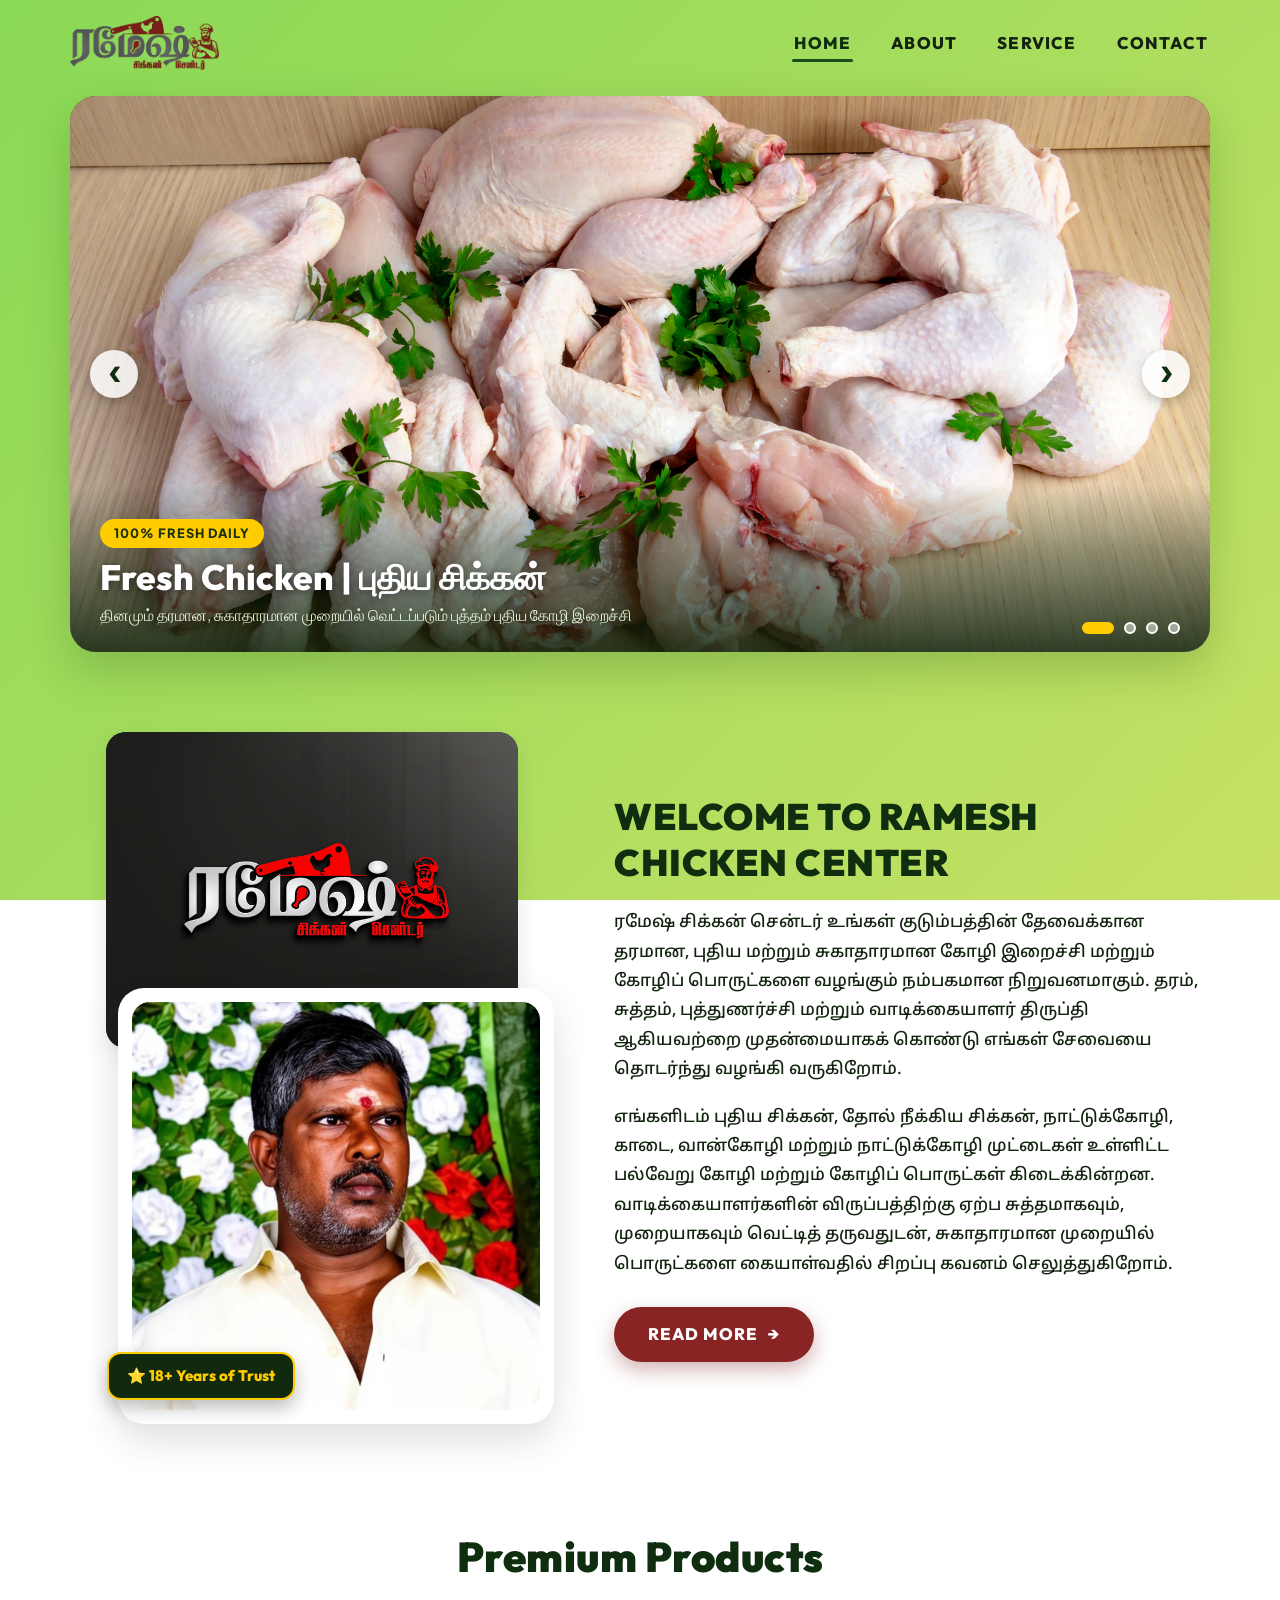
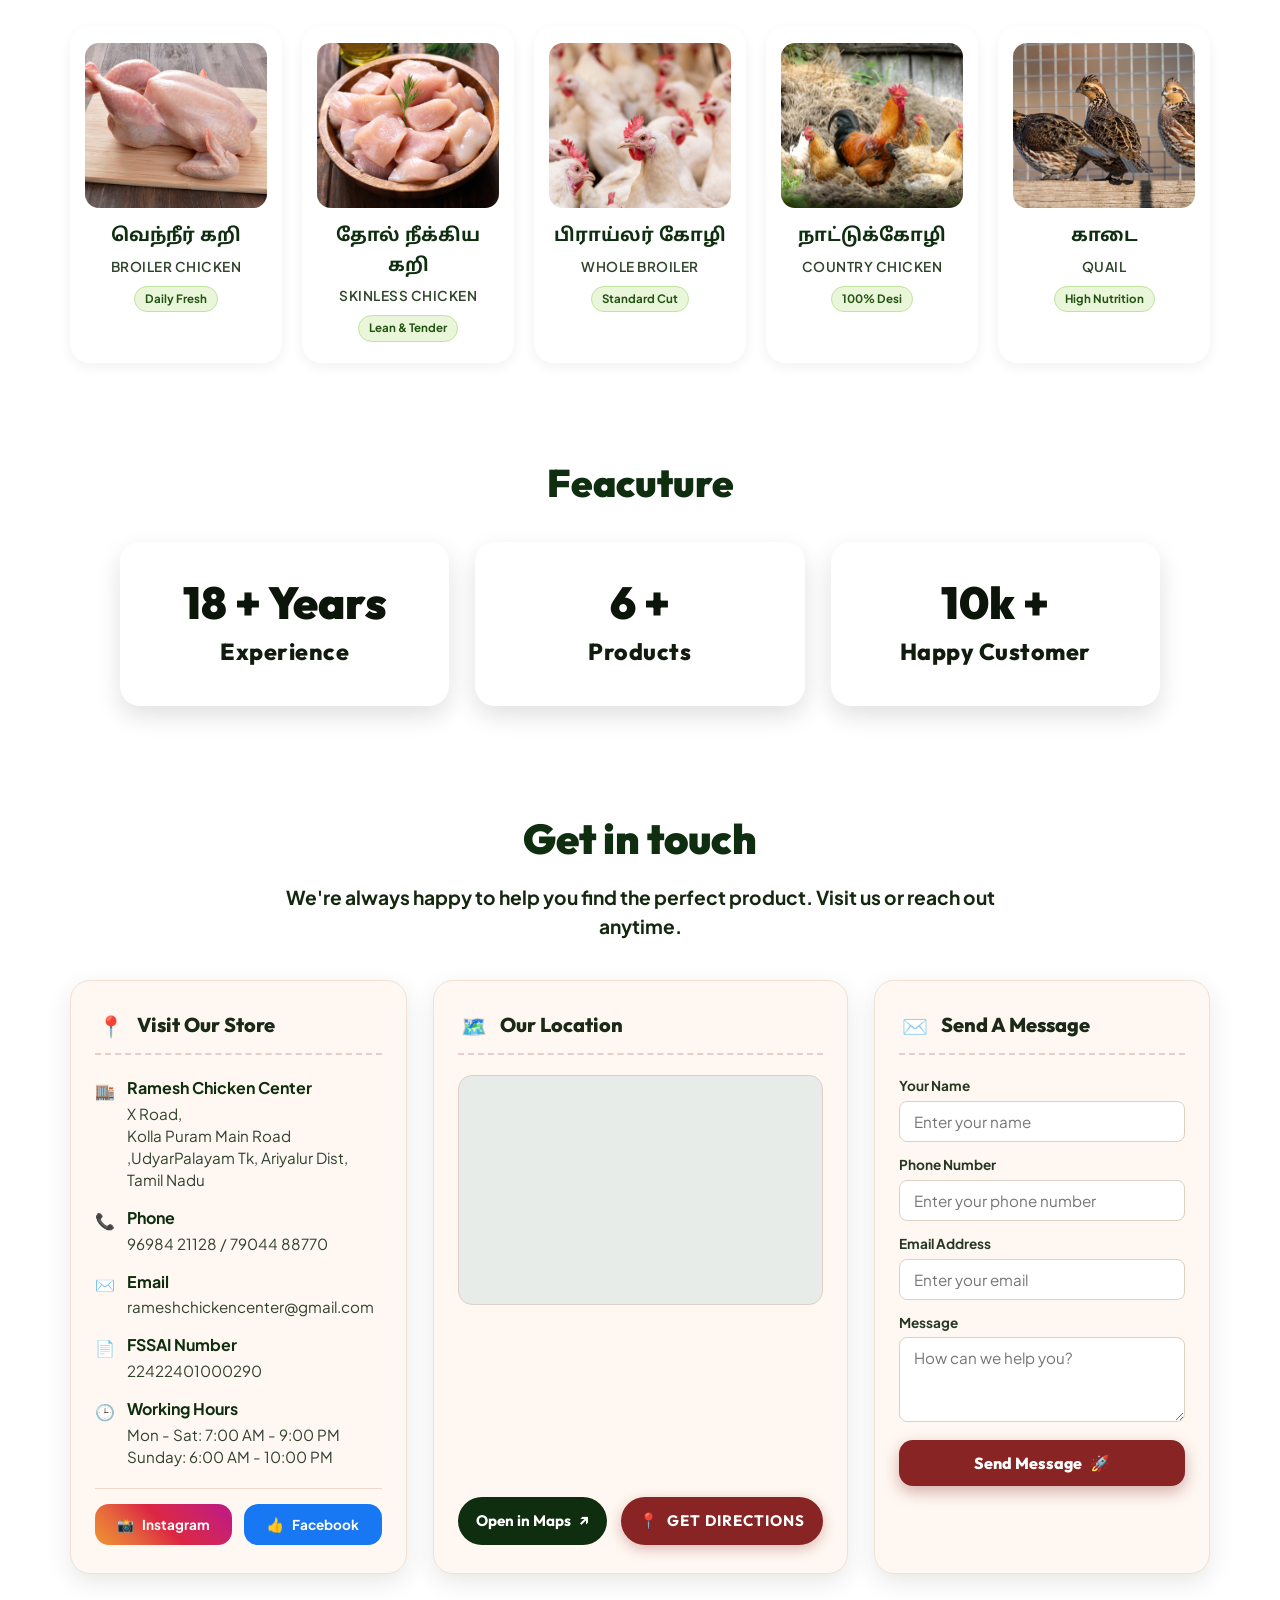
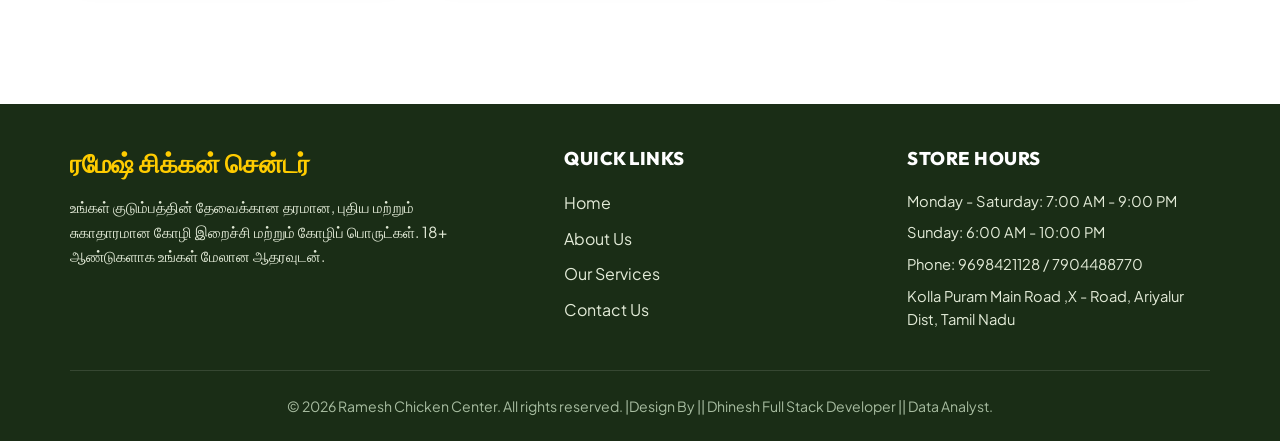
<file: index.html>
<!DOCTYPE html>
<html lang="ta">
<head>
  <meta charset="UTF-8">
  <meta name="viewport" content="width=device-width, initial-scale=1.0">
  <title>Ramesh Chicken Center | Fresh & Quality Chicken Products</title>
  <meta name="description" content="Ramesh Chicken Center - 18+ years of delivering fresh, hygienic, and quality broiler chicken, skinless chicken, country chicken (nattu kozhi), quail, and eggs in Jayankondam, Tamil Nadu.">
  <link rel="stylesheet" href="css/style.css">
  <link rel="icon" type="image/png" href="assets/logo.png">
</head>
<body>

  <!-- ==========================================================================
       SITE HEADER & NAVIGATION
       ========================================================================== -->
  <header class="site-header" id="siteHeader">
    <div class="container nav-container">
      <a href="index.html" class="brand-logo" aria-label="Ramesh Chicken Center Home">
        <img src="assets/logo.png" alt="ரமேஷ் சிக்கன் சென்டர் - Ramesh Chicken Center Logo" width="220" height="54">
      </a>

      <!-- Desktop Navigation Menu -->
      <nav class="nav-menu" id="navMenu" aria-label="Main Navigation">
        <a href="index.html" class="nav-link active">HOME</a>
        <a href="about.html" class="nav-link">ABOUT</a>
        <a href="service.html" class="nav-link">SERVICE</a>
        <a href="contact.html" class="nav-link">CONTACT</a>
      </nav>

      <!-- Mobile Hamburger Toggle -->
      <button class="nav-toggle" id="navToggle" aria-label="Toggle navigation menu" aria-expanded="false">
        <span></span>
        <span></span>
        <span></span>
      </button>
    </div>
  </header>

  <main>
    <!-- ==========================================================================
         HERO / 4-IMAGE CAROUSEL SECTION
         ========================================================================== -->
    <section class="hero-section" aria-label="Featured Chicken Carousel">
      <div class="container">
        <div class="carousel-container" tabindex="0" aria-roledescription="carousel" aria-label="Ramesh Chicken Center Specialities">
          <div class="carousel-track">
            
            <!-- Slide 1: Fresh Chicken -->
            <article class="carousel-slide active" aria-roledescription="slide" aria-label="1 of 4: Fresh Chicken">
              <img src="assets/hero-1.jpg" alt="Farm Fresh Chicken Cuts at Ramesh Chicken Center" loading="eager">
              <div class="carousel-caption">
                <span class="carousel-tag">100% Fresh Daily</span>
                <h1 class="carousel-title">Fresh Chicken | புதிய சிக்கன்</h1>
                <p class="carousel-subtitle">தினமும் தரமான, சுகாதாரமான முறையில் வெட்டப்படும் புத்தம் புதிய கோழி இறைச்சி</p>
              </div>
            </article>

            <!-- Slide 2: Skinless Chicken -->
            <article class="carousel-slide" aria-roledescription="slide" aria-label="2 of 4: Skinless Chicken">
              <img src="assets/hero-2.jpg" alt="Fresh Skinless Chicken Fillets and Cuts" loading="lazy">
              <div class="carousel-caption">
                <span class="carousel-tag">Healthy & Lean Cut</span>
                <h2 class="carousel-title">Skinless Chicken | தோல் நீக்கிய சிக்கன்</h2>
                <p class="carousel-subtitle">அதிக சத்துள்ள, கொழுப்பு குறைந்த மென்மையான தூய சிக்கன் இறைச்சி</p>
              </div>
            </article>

            <!-- Slide 3: Country Chicken -->
            <article class="carousel-slide" aria-roledescription="slide" aria-label="3 of 4: Country Chicken">
              <img src="assets/hero-3.jpg" alt="Original Country Chicken Desi Nattu Kozhi" loading="lazy">
              <div class="carousel-caption">
                <span class="carousel-tag">Traditional Desi Taste</span>
                <h2 class="carousel-title">Country Chicken | நாட்டுக்கோழி</h2>
                <p class="carousel-subtitle">இயற்கையான முறையில் வளர்க்கப்பட்ட அசல் கிராமத்து நாட்டுக்கோழி</p>
              </div>
            </article>

            <!-- Slide 4: Premium Chicken Products -->
            <article class="carousel-slide" aria-roledescription="slide" aria-label="4 of 4: Premium Products">
              <img src="assets/hero-4.jpg" alt="Assorted Poultry and Chicken Products" loading="lazy">
              <div class="carousel-caption">
                <span class="carousel-tag">Premium Quality Assurance</span>
                <h2 class="carousel-title">Premium Chicken Products | கோழிப் பொருட்கள்</h2>
                <p class="carousel-subtitle">காடை, முட்டைகள் மற்றும் விசேஷ தேவைகளுக்கான சிறந்த கோழிப் பொருட்கள்</p>
              </div>
            </article>

          </div>

          <!-- Carousel Controls -->
          <button class="carousel-btn prev" aria-label="Previous slide">&#10094;</button>
          <button class="carousel-btn next" aria-label="Next slide">&#10095;</button>

          <!-- 4 Indicators -->
          <div class="carousel-dots" role="tablist" aria-label="Carousel pagination">
            <button class="carousel-dot active" role="tab" aria-label="Slide 1" aria-current="true"></button>
            <button class="carousel-dot" role="tab" aria-label="Slide 2"></button>
            <button class="carousel-dot" role="tab" aria-label="Slide 3"></button>
            <button class="carousel-dot" role="tab" aria-label="Slide 4"></button>
          </div>
        </div>
      </div>
    </section>

    <!-- ==========================================================================
         WELCOME / ABOUT PREVIEW SECTION
         ========================================================================== -->
    <section class="welcome-section" aria-labelledby="welcomeHeading">
      <div class="container">
        <div class="welcome-grid">
          
          <!-- Left Visual: Layered Logo Badge + Owner Portrait -->
          <div class="welcome-visual">
            <div class="welcome-badge-card">
              <img src="assets/welcome-badge.jpg" alt="ரமேஷ் சிக்கன் சென்டர் பேட்ஜ் - Ramesh Chicken Center Emblem" width="370" height="280">
            </div>
            <div class="welcome-owner-card">
              <img src="assets/owner.jpg" alt="Ramesh Chicken Center Founder & Proprietor" width="360" height="360">
              <div class="experience-tag">⭐ 18+ Years of Trust</div>
            </div>
          </div>

          <!-- Right Content: Authentic Tamil Narrative matching reference PDF -->
          <div class="welcome-content">
            <h2 id="welcomeHeading" class="welcome-heading">WELCOME TO RAMESH CHICKEN CENTER</h2>
            
            <p class="welcome-text tamil-text">
              ரமேஷ் சிக்கன் சென்டர் உங்கள் குடும்பத்தின் தேவைக்கான தரமான, புதிய மற்றும் சுகாதாரமான கோழி இறைச்சி மற்றும் கோழிப் பொருட்களை வழங்கும் நம்பகமான நிறுவனமாகும். தரம், சுத்தம், புத்துணர்ச்சி மற்றும் வாடிக்கையாளர் திருப்தி ஆகியவற்றை முதன்மையாகக் கொண்டு எங்கள் சேவையை தொடர்ந்து வழங்கி வருகிறோம்.
            </p>

            <p class="welcome-text tamil-text">
              எங்களிடம் புதிய சிக்கன், தோல் நீக்கிய சிக்கன், நாட்டுக்கோழி, காடை, வான்கோழி மற்றும் நாட்டுக்கோழி முட்டைகள் உள்ளிட்ட பல்வேறு கோழி மற்றும் கோழிப் பொருட்கள் கிடைக்கின்றன. வாடிக்கையாளர்களின் விருப்பத்திற்கு ஏற்ப சுத்தமாகவும், முறையாகவும் வெட்டித் தருவதுடன், சுகாதாரமான முறையில் பொருட்களை கையாள்வதில் சிறப்பு கவனம் செலுத்துகிறோம்.
            </p>

            <div class="welcome-actions">
              <a href="about.html" class="btn-primary">
                READ MORE
                <span aria-hidden="true">&rarr;</span>
              </a>
            </div>
          </div>

        </div>
      </div>
    </section>

    <!-- ==========================================================================
         PREMIUM PRODUCTS / CATEGORIES SECTION
         ========================================================================== -->
    <section class="products-section" aria-labelledby="productsHeading">
      <div class="container">
        <h2 id="productsHeading" class="section-title">Premium Products</h2>

        <div class="products-grid">
          
          <!-- Product 1: வெந்நீர் கறி -->
          <div class="product-card">
            <div class="product-image-wrap">
              <img src="assets/broiler-chicken.jpg" alt="வெந்நீர் கறி - Fresh Broiler Chicken Cut" width="220" height="200" loading="lazy">
            </div>
            <h3 class="product-name-tamil">வெந்நீர் கறி</h3>
            <span class="product-name-en">Broiler Chicken</span>
            <span class="product-badge">Daily Fresh</span>
          </div>

          <!-- Product 2: தோல் நீக்கிய கறி -->
          <div class="product-card">
            <div class="product-image-wrap">
              <img src="assets/skinless-chicken.jpg" alt="தோல் நீக்கிய கறி - Skinless Chicken" width="220" height="200" loading="lazy">
            </div>
            <h3 class="product-name-tamil">தோல் நீக்கிய கறி</h3>
            <span class="product-name-en">Skinless Chicken</span>
            <span class="product-badge">Lean & Tender</span>
          </div>

          <!-- Product 3: பிராய்லர் கோழி -->
          <div class="product-card">
            <div class="product-image-wrap">
              <img src="assets/broiler-whole.jpg" alt="பிராய்லர் கோழி - Whole Broiler Chicken" width="220" height="200" loading="lazy">
            </div>
            <h3 class="product-name-tamil">பிராய்லர் கோழி</h3>
            <span class="product-name-en">Whole Broiler</span>
            <span class="product-badge">Standard Cut</span>
          </div>

          <!-- Product 4: நாட்டுக்கோழி -->
          <div class="product-card">
            <div class="product-image-wrap">
              <img src="assets/country-chicken.jpg" alt="நாட்டுக்கோழி - Country Chicken" width="220" height="200" loading="lazy">
            </div>
            <h3 class="product-name-tamil">நாட்டுக்கோழி</h3>
            <span class="product-name-en">Country Chicken</span>
            <span class="product-badge">100% Desi</span>
          </div>

          <!-- Product 5: காடை -->
          <div class="product-card">
            <div class="product-image-wrap">
              <img src="assets/quail.jpg" alt="காடை - Quail Meat" width="220" height="200" loading="lazy">
            </div>
            <h3 class="product-name-tamil">காடை</h3>
            <span class="product-name-en">Quail</span>
            <span class="product-badge">High Nutrition</span>
          </div>

        </div>
      </div>
    </section>

    <!-- ==========================================================================
         FEATURE / STATISTICS SECTION (Exact matching HOME.pdf)
         ========================================================================== -->
    <section class="feature-section" aria-labelledby="featureHeading">
      <div class="container">
        <h2 id="featureHeading" class="feature-title">Feacuture</h2>

        <div class="feature-grid">
          
          <!-- Card 1: 18+ Years Experience -->
          <div class="feature-card">
            <div class="feature-number">18 + Years</div>
            <div class="feature-label">Experience</div>
          </div>

          <!-- Card 2: 6+ Products -->
          <div class="feature-card">
            <div class="feature-number">6 +</div>
            <div class="feature-label">Products</div>
          </div>

          <!-- Card 3: 10k+ Happy Customer -->
          <div class="feature-card">
            <div class="feature-number">10k +</div>
            <div class="feature-label">Happy Customer</div>
          </div>

        </div>
      </div>
    </section>

    <!-- ==========================================================================
         GET IN TOUCH SECTION (3 Column layout matching HOME.pdf)
         ========================================================================== -->
    <section class="contact-preview-section" id="contactSection" aria-labelledby="contactTitle">
      <div class="container">
        <div class="section-header-center">
          <h2 id="contactTitle" class="contact-section-title">Get in touch</h2>
          <p class="contact-section-subtitle">
            We're always happy to help you find the perfect product. Visit us or reach out anytime.
          </p>
        </div>

        <div class="contact-cards-grid">
          
          <!-- Column 1: Visit Our Store -->
          <div class="touch-card">
            <div class="touch-card-header">
              <span class="touch-card-icon" aria-hidden="true">📍</span>
              <h3 class="touch-card-title">Visit Our Store</h3>
            </div>

            <div class="store-info-list">
              <div class="info-item">
                <span class="info-icon">🏬</span>
                <div class="info-text">
                  <strong>Ramesh Chicken Center</strong>
                  <p>X Road,<br>Kolla Puram Main Road ,UdyarPalayam Tk, Ariyalur Dist, Tamil Nadu</p>
                </div>
              </div>

              <div class="info-item">
                <span class="info-icon">📞</span>
                <div class="info-text">
                  <strong>Phone</strong>
                  <p><a href="tel:9698421128">96984 21128</a> / <a href="tel:7904488770">79044 88770</a></p>
                </div>
              </div>

              <div class="info-item">
                <span class="info-icon">✉️</span>
                <div class="info-text">
                  <strong>Email</strong>
                  <p><a href="mailto:rameshchickencenter@gmail.com">rameshchickencenter@gmail.com</a></p>
                </div>
              </div>

              <div class="info-item">
                <span class="info-icon">📄</span>
                <div class="info-text">
                  <strong>FSSAI Number</strong>
                  <p>22422401000290</p>
                </div>
              </div>

              <div class="info-item">
                <span class="info-icon">🕒</span>
                <div class="info-text">
                  <strong>Working Hours</strong>
                  <p>Mon - Sat: 7:00 AM - 9:00 PM<br>Sunday: 6:00 AM - 10:00 PM</p>
                </div>
              </div>
            </div>

            <!-- Social Links -->
            <div class="social-buttons">
              <a href="https://www.instagram.com/rameshchickens/" target="_blank" rel="noopener noreferrer" class="btn-social instagram" aria-label="Follow Ramesh Chicken Center on Instagram">
                <span>📸</span> Instagram
              </a>
              <a href="https://www.facebook.com/profile.php?id=61556262002644" target="_blank" rel="noopener noreferrer" class="btn-social facebook" aria-label="Like Ramesh Chicken Center on Facebook">
                <span>👍</span> Facebook
              </a>
            </div>
          </div>

          <!-- Column 2: Our Location & Map -->
          <div class="touch-card">
            <div class="touch-card-header">
              <span class="touch-card-icon" aria-hidden="true">🗺️</span>
              <h3 class="touch-card-title">Our Location</h3>
            </div>

            <div class="location-map-wrap">
              <div class="map-embed-container" aria-label="Interactive map of Jayankondam shop location">
                <iframe 
                  src="https://www.google.com/maps/embed?pb=!1m14!1m8!1m3!1d4173.955813406745!2d79.4655872359495!3d11.206316575604577!3m2!1i1024!2i768!4f13.1!3m3!1m2!1s0x3a54d5002bbc3aa7%3A0x98656423b551855d!2sRamesh%20Chicken%20Centre!5e1!3m2!1sen!2sin!4v1790405107708!5m2!1sen!2sin" 
                  width="100%" 
                  height="100%" 
                  style="border:0;" 
                  allowfullscreen="" 
                  loading="lazy" 
                  referrerpolicy="no-referrer-when-downgrade" 
                  title="Ramesh Chicken Center Jayankondam Map Location">
                </iframe>
              </div>

              <div class="map-actions">
                <a href="https://maps.app.goo.gl/DqJiyzhRNYmcoZ156" target="_blank" rel="noopener noreferrer" class="btn-secondary">
                  Open in Maps <span>↗</span>
                </a>
                <a href="https://maps.app.goo.gl/DqJiyzhRNYmcoZ156" target="_blank" rel="noopener noreferrer" class="btn-primary" style="background: var(--accent-red);">
                  <span>📍</span> Get Directions
                </a>
              </div>
            </div>
          </div>

          <!-- Column 3: Send a Message Form -->
          <div class="touch-card">
            <div class="touch-card-header">
              <span class="touch-card-icon" aria-hidden="true">✉️</span>
              <h3 class="touch-card-title">Send a Message</h3>
            </div>

            <form class="contact-form" id="homeContactForm" novalidate>
              <div class="form-group">
                <label for="homeName">Your Name</label>
                <input type="text" id="homeName" name="name" class="form-control" placeholder="Enter your name" required>
                <span class="error-text">Please enter your name</span>
              </div>

              <div class="form-group">
                <label for="homePhone">Phone Number</label>
                <input type="tel" id="homePhone" name="phone" class="form-control" placeholder="Enter your phone number" required>
                <span class="error-text">Please enter a valid phone number</span>
              </div>

              <div class="form-group">
                <label for="homeEmail">Email Address</label>
                <input type="email" id="homeEmail" name="email" class="form-control" placeholder="Enter your email" required>
                <span class="error-text">Please enter a valid email address</span>
              </div>

              <div class="form-group">
                <label for="homeMessage">Message</label>
                <textarea id="homeMessage" name="message" class="form-control" placeholder="How can we help you?" rows="3" required></textarea>
                <span class="error-text">Please enter your message</span>
              </div>

              <button type="submit" class="btn-submit">
                Send Message <span>🚀</span>
              </button>

              <div class="form-success-message" role="alert" aria-live="polite"></div>
            </form>
          </div>

        </div>
      </div>
    </section>
  </main>

  <!-- ==========================================================================
       FOOTER
       ========================================================================== -->
  <footer class="site-footer">
    <div class="container">
      <div class="footer-top">
        <div class="footer-brand">
          <h3>ரமேஷ் சிக்கன் சென்டர்</h3>
          <p>
            உங்கள் குடும்பத்தின் தேவைக்கான தரமான, புதிய மற்றும் சுகாதாரமான கோழி இறைச்சி மற்றும் கோழிப் பொருட்கள். 18+ ஆண்டுகளாக உங்கள் மேலான ஆதரவுடன்.
          </p>
        </div>

        <div class="footer-links">
          <h4>Quick Links</h4>
          <ul>
            <li><a href="index.html">Home</a></li>
            <li><a href="about.html">About Us</a></li>
            <li><a href="service.html">Our Services</a></li>
            <li><a href="contact.html">Contact Us</a></li>
          </ul>
        </div>

        <div class="footer-contact">
          <h4>Store Hours</h4>
          <p>Monday - Saturday: 7:00 AM - 9:00 PM</p>
          <p>Sunday: 6:00 AM - 10:00 PM</p>
          <p>Phone: 9698421128 / 7904488770</p>
          <p>Kolla Puram Main Road ,X - Road, Ariyalur Dist, Tamil Nadu</p>
        </div>
      </div>

      <div class="footer-bottom">
        <p>&copy; 2026 Ramesh Chicken Center. All rights reserved. |Design By || Dhinesh Full Stack Developer || Data Analyst.</p>
      </div>
    </div>
  </footer>

  <!-- Scroll to Top Floating Button -->
  <button class="back-to-top" id="backToTop" aria-label="Back to top">
    &#8679;
  </button>

  <script src="js/script.js"></script>
</body>
</html>
</file>
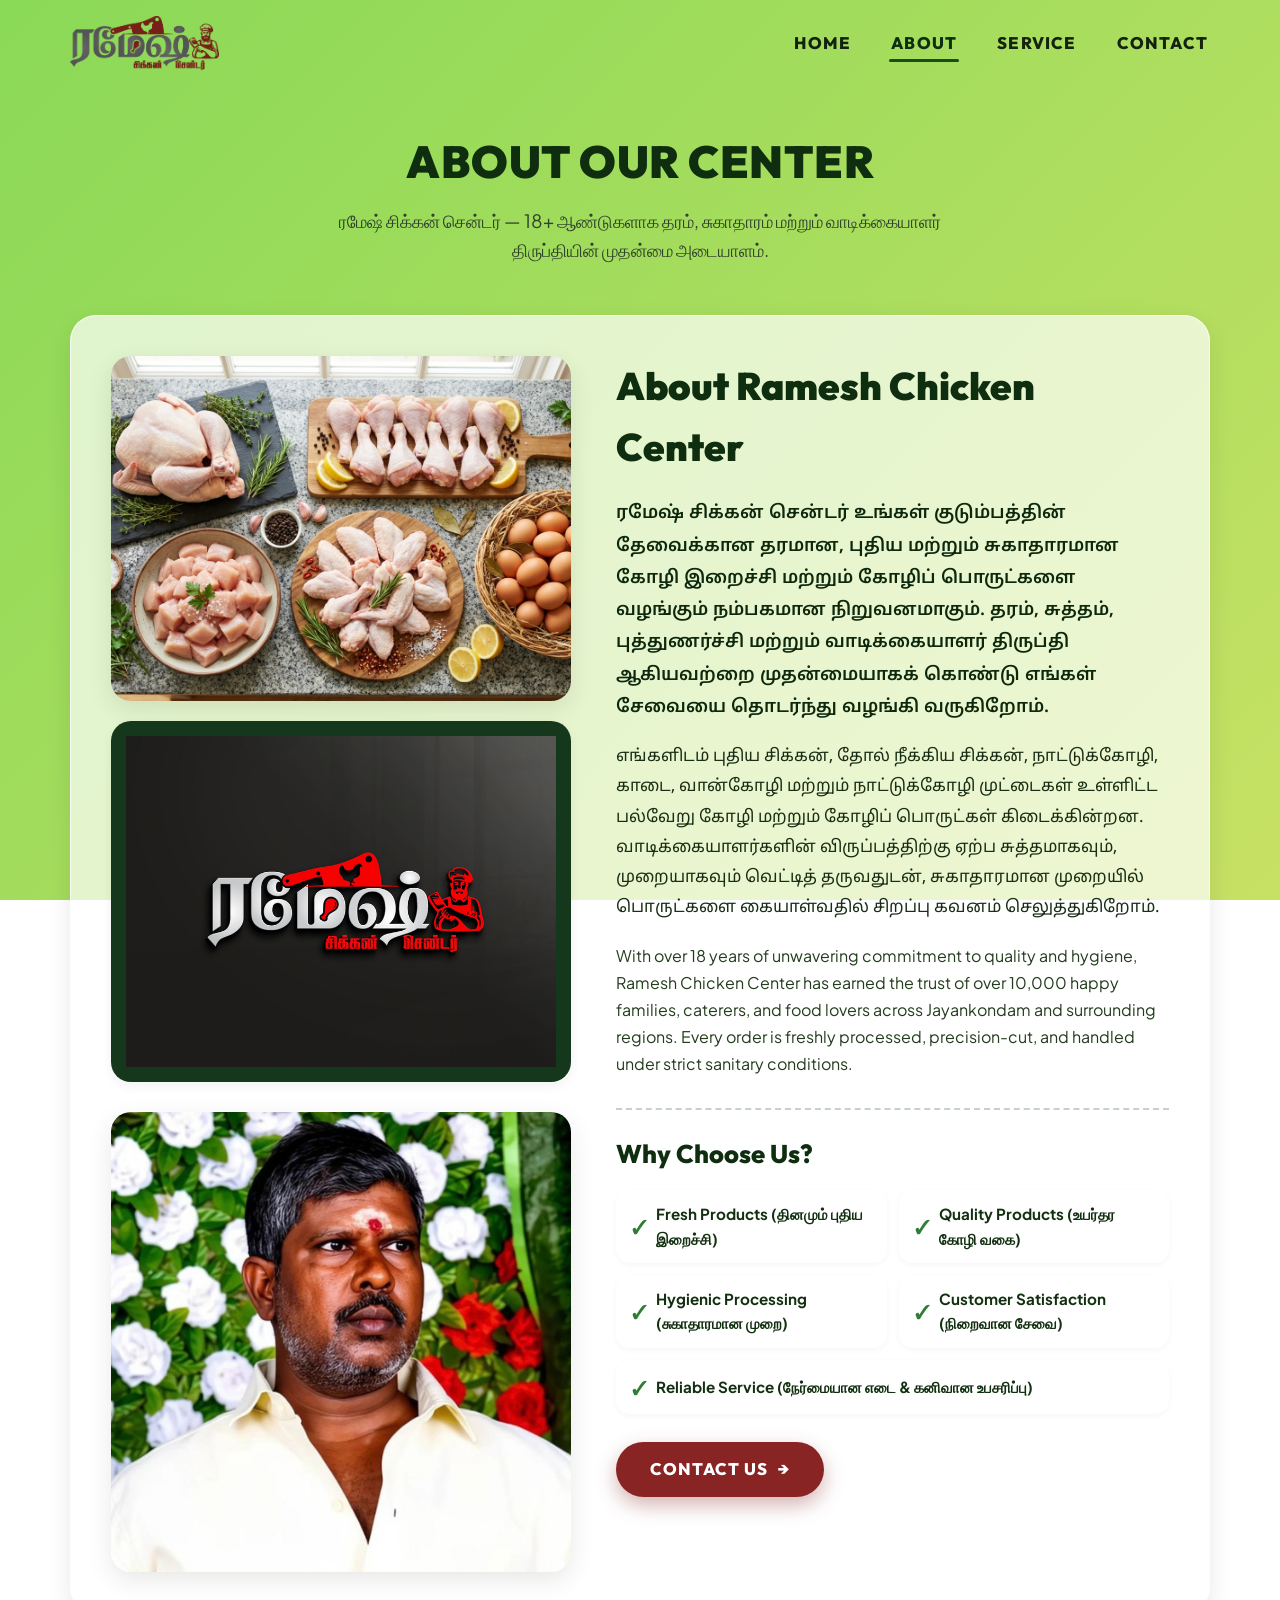
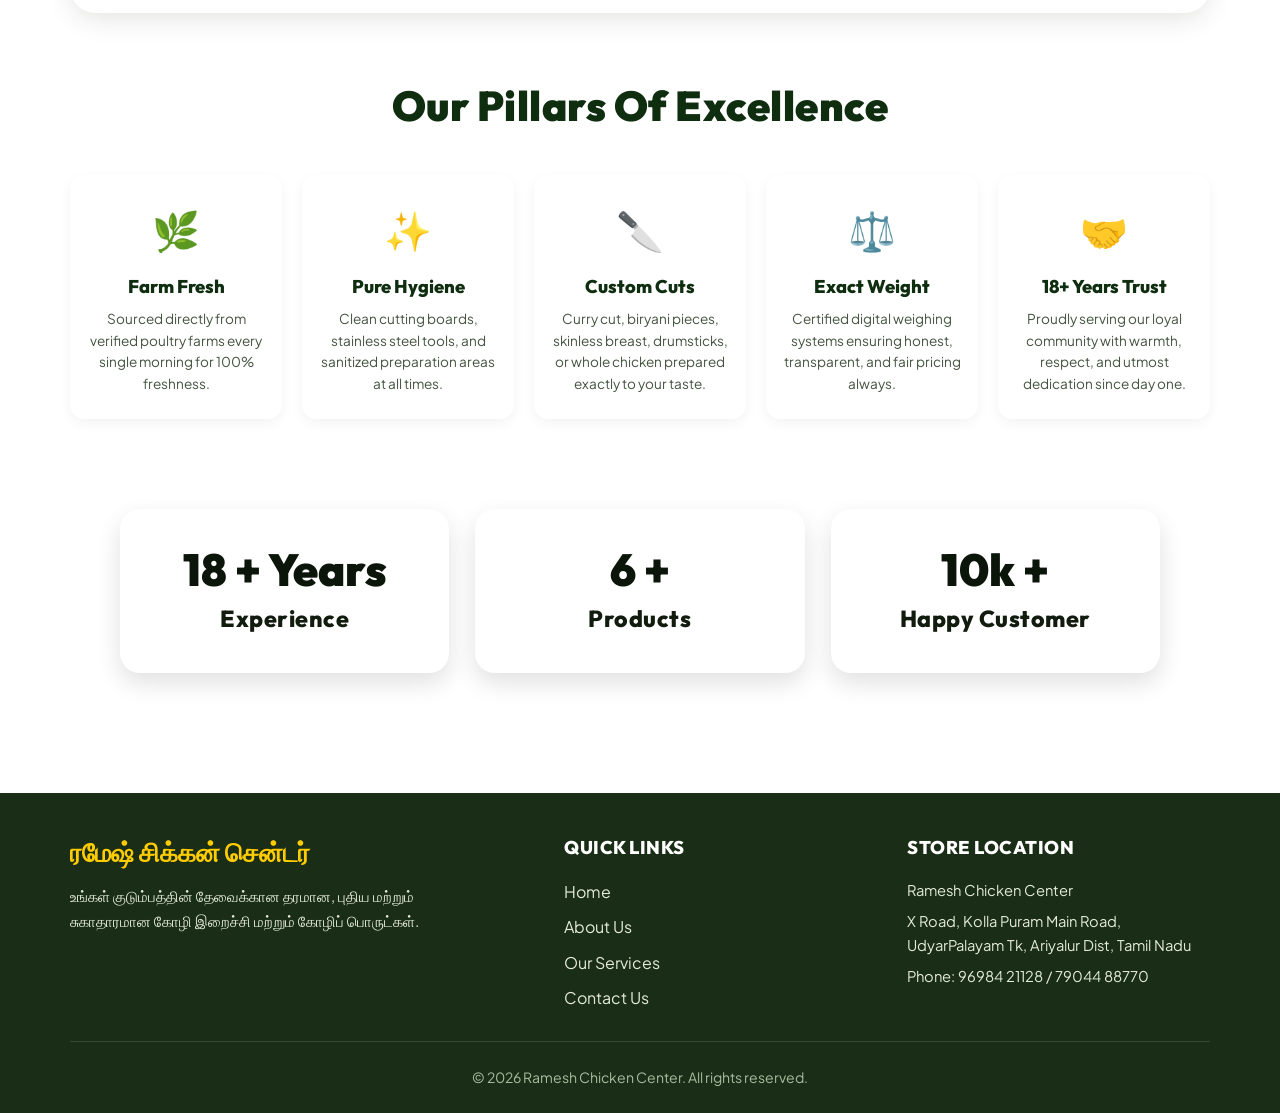
<file: about.html>
<!DOCTYPE html>
<html lang="ta">
<head>
  <meta charset="UTF-8">
  <meta name="viewport" content="width=device-width, initial-scale=1.0">
  <title>About Us | Ramesh Chicken Center</title>
  <meta name="description" content="Learn about Ramesh Chicken Center - 18+ years of dedicated service delivering fresh, quality, hygienic chicken and poultry products in Jayankondam, Tamil Nadu.">
  <link rel="stylesheet" href="css/style.css">
  <link rel="icon" type="image/png" href="assets/logo.png">
</head>
<body>

  <!-- ==========================================================================
       SITE HEADER & NAVIGATION
       ========================================================================== -->
  <header class="site-header" id="siteHeader">
    <div class="container nav-container">
      <a href="index.html" class="brand-logo" aria-label="Ramesh Chicken Center Home">
        <img src="assets/logo.png" alt="ரமேஷ் சிக்கன் சென்டர் - Ramesh Chicken Center Logo" width="220" height="54">
      </a>

      <!-- Desktop Navigation Menu -->
      <nav class="nav-menu" id="navMenu" aria-label="Main Navigation">
        <a href="index.html" class="nav-link">HOME</a>
        <a href="about.html" class="nav-link active">ABOUT</a>
        <a href="service.html" class="nav-link">SERVICE</a>
        <a href="contact.html" class="nav-link">CONTACT</a>
      </nav>

      <!-- Mobile Hamburger Toggle -->
      <button class="nav-toggle" id="navToggle" aria-label="Toggle navigation menu" aria-expanded="false">
        <span></span>
        <span></span>
        <span></span>
      </button>
    </div>
  </header>

  <main>
    <!-- ==========================================================================
         PAGE BANNER
         ========================================================================== -->
    <section class="page-banner">
      <div class="container">
        <h1 class="page-banner-title">About Our Center</h1>
        <p class="page-banner-subtitle">
          ரமேஷ் சிக்கன் சென்டர் — 18+ ஆண்டுகளாக தரம், சுகாதாரம் மற்றும் வாடிக்கையாளர் திருப்தியின் முதன்மை அடையாளம்.
        </p>
      </div>
    </section>

    <!-- ==========================================================================
         TWO-COLUMN ABOUT SECTION (Based on HOME.pdf)
         ========================================================================== -->
    <section class="about-hero-section">
      <div class="container">
        <div class="about-split-grid">
          
          <!-- LEFT SIDE: Business Visuals & Logo Badge -->
          <div class="about-visual-col">
            <div class="about-main-image">
              <img src="assets/hero-4.jpg" alt="Ramesh Chicken Center Store and Fresh Products" width="600" height="450">
            </div>

            <div class="about-badge-card">
              <img src="assets/welcome-badge.jpg" alt="Ramesh Chicken Center Official Emblem" width="400" height="240">
            </div>

            <div class="about-main-image" style="margin-top: 10px;">
              <img src="assets/owner.jpg" alt="Ramesh Chicken Center Founder" style="aspect-ratio: 1/1; object-fit: cover;">
            </div>
          </div>

          <!-- RIGHT SIDE: Narrative, Why Choose Us & CTA -->
          <div class="about-content-col">
            <h2>About Ramesh Chicken Center</h2>

            <!-- Original Narrative from Reference PDF -->
            <p class="tamil-text" style="font-size: 1.12rem; font-weight: 600; color: #0d280d; line-height: 1.8;">
              ரமேஷ் சிக்கன் சென்டர் உங்கள் குடும்பத்தின் தேவைக்கான தரமான, புதிய மற்றும் சுகாதாரமான கோழி இறைச்சி மற்றும் கோழிப் பொருட்களை வழங்கும் நம்பகமான நிறுவனமாகும். தரம், சுத்தம், புத்துணர்ச்சி மற்றும் வாடிக்கையாளர் திருப்தி ஆகியவற்றை முதன்மையாகக் கொண்டு எங்கள் சேவையை தொடர்ந்து வழங்கி வருகிறோம்.
            </p>

            <p class="tamil-text" style="font-size: 1.05rem; line-height: 1.8;">
              எங்களிடம் புதிய சிக்கன், தோல் நீக்கிய சிக்கன், நாட்டுக்கோழி, காடை, வான்கோழி மற்றும் நாட்டுக்கோழி முட்டைகள் உள்ளிட்ட பல்வேறு கோழி மற்றும் கோழிப் பொருட்கள் கிடைக்கின்றன. வாடிக்கையாளர்களின் விருப்பத்திற்கு ஏற்ப சுத்தமாகவும், முறையாகவும் வெட்டித் தருவதுடன், சுகாதாரமான முறையில் பொருட்களை கையாள்வதில் சிறப்பு கவனம் செலுத்துகிறோம்.
            </p>

            <p style="font-size: 1rem; color: #223c1d; line-height: 1.7;">
              With over 18 years of unwavering commitment to quality and hygiene, Ramesh Chicken Center has earned the trust of over 10,000 happy families, caterers, and food lovers across Jayankondam and surrounding regions. Every order is freshly processed, precision-cut, and handled under strict sanitary conditions.
            </p>

            <!-- Why Choose Us Feature Cards -->
            <div class="why-choose-box">
              <h3>Why Choose Us?</h3>
              <div class="why-features-grid">
                <div class="why-feature-item">
                  <span class="check">✓</span>
                  <span>Fresh Products (தினமும் புதிய இறைச்சி)</span>
                </div>

                <div class="why-feature-item">
                  <span class="check">✓</span>
                  <span>Quality Products (உயர்தர கோழி வகை)</span>
                </div>

                <div class="why-feature-item">
                  <span class="check">✓</span>
                  <span>Hygienic Processing (சுகாதாரமான முறை)</span>
                </div>

                <div class="why-feature-item">
                  <span class="check">✓</span>
                  <span>Customer Satisfaction (நிறைவான சேவை)</span>
                </div>

                <div class="why-feature-item" style="grid-column: 1 / -1;">
                  <span class="check">✓</span>
                  <span>Reliable Service (நேர்மையான எடை & கனிவான உபசரிப்பு)</span>
                </div>
              </div>

              <!-- CTA Button -->
              <div style="margin-top: 25px;">
                <a href="contact.html" class="btn-primary">
                  Contact Us
                  <span aria-hidden="true">&rarr;</span>
                </a>
              </div>
            </div>

          </div>

        </div>
      </div>
    </section>

    <!-- ==========================================================================
         OUR CORE VALUES & COMMITMENT
         ========================================================================== -->
    <section class="products-section" style="padding-top: 10px;">
      <div class="container">
        <h2 class="section-title">Our Pillars of Excellence</h2>

        <div class="quality-pillars-grid">
          <div class="quality-pillar-card">
            <div class="quality-icon">🌿</div>
            <h4>Farm Fresh</h4>
            <p>Sourced directly from verified poultry farms every single morning for 100% freshness.</p>
          </div>

          <div class="quality-pillar-card">
            <div class="quality-icon">✨</div>
            <h4>Pure Hygiene</h4>
            <p>Clean cutting boards, stainless steel tools, and sanitized preparation areas at all times.</p>
          </div>

          <div class="quality-pillar-card">
            <div class="quality-icon">🔪</div>
            <h4>Custom Cuts</h4>
            <p>Curry cut, biryani pieces, skinless breast, drumsticks, or whole chicken prepared exactly to your taste.</p>
          </div>

          <div class="quality-pillar-card">
            <div class="quality-icon">⚖️</div>
            <h4>Exact Weight</h4>
            <p>Certified digital weighing systems ensuring honest, transparent, and fair pricing always.</p>
          </div>

          <div class="quality-pillar-card">
            <div class="quality-icon">🤝</div>
            <h4>18+ Years Trust</h4>
            <p>Proudly serving our loyal community with warmth, respect, and utmost dedication since day one.</p>
          </div>
        </div>
      </div>
    </section>

    <!-- ==========================================================================
         FEATURE / STATS COUNTER
         ========================================================================== -->
    <section class="feature-section">
      <div class="container">
        <div class="feature-grid">
          <div class="feature-card">
            <div class="feature-number">18 + Years</div>
            <div class="feature-label">Experience</div>
          </div>

          <div class="feature-card">
            <div class="feature-number">6 +</div>
            <div class="feature-label">Products</div>
          </div>

          <div class="feature-card">
            <div class="feature-number">10k +</div>
            <div class="feature-label">Happy Customer</div>
          </div>
        </div>
      </div>
    </section>

  </main>

  <!-- ==========================================================================
       FOOTER
       ========================================================================== -->
  <footer class="site-footer">
    <div class="container">
      <div class="footer-top">
        <div class="footer-brand">
          <h3>ரமேஷ் சிக்கன் சென்டர்</h3>
          <p>
            உங்கள் குடும்பத்தின் தேவைக்கான தரமான, புதிய மற்றும் சுகாதாரமான கோழி இறைச்சி மற்றும் கோழிப் பொருட்கள்.
          </p>
        </div>

        <div class="footer-links">
          <h4>Quick Links</h4>
          <ul>
            <li><a href="index.html">Home</a></li>
            <li><a href="about.html">About Us</a></li>
            <li><a href="service.html">Our Services</a></li>
            <li><a href="contact.html">Contact Us</a></li>
          </ul>
        </div>

        <div class="footer-contact">
          <h4>Store Location</h4>
          <p>Ramesh Chicken Center</p>
          <p>X Road, Kolla Puram Main Road, UdyarPalayam Tk, Ariyalur Dist, Tamil Nadu</p>
          <p>Phone: 96984 21128 / 79044 88770</p>
        </div>
      </div>

      <div class="footer-bottom">
        <p>&copy; 2026 Ramesh Chicken Center. All rights reserved.</p>
      </div>
    </div>
  </footer>

  <!-- Scroll to Top -->
  <button class="back-to-top" id="backToTop" aria-label="Back to top">&#8679;</button>

  <script src="js/script.js"></script>
</body>
</html>
</file>
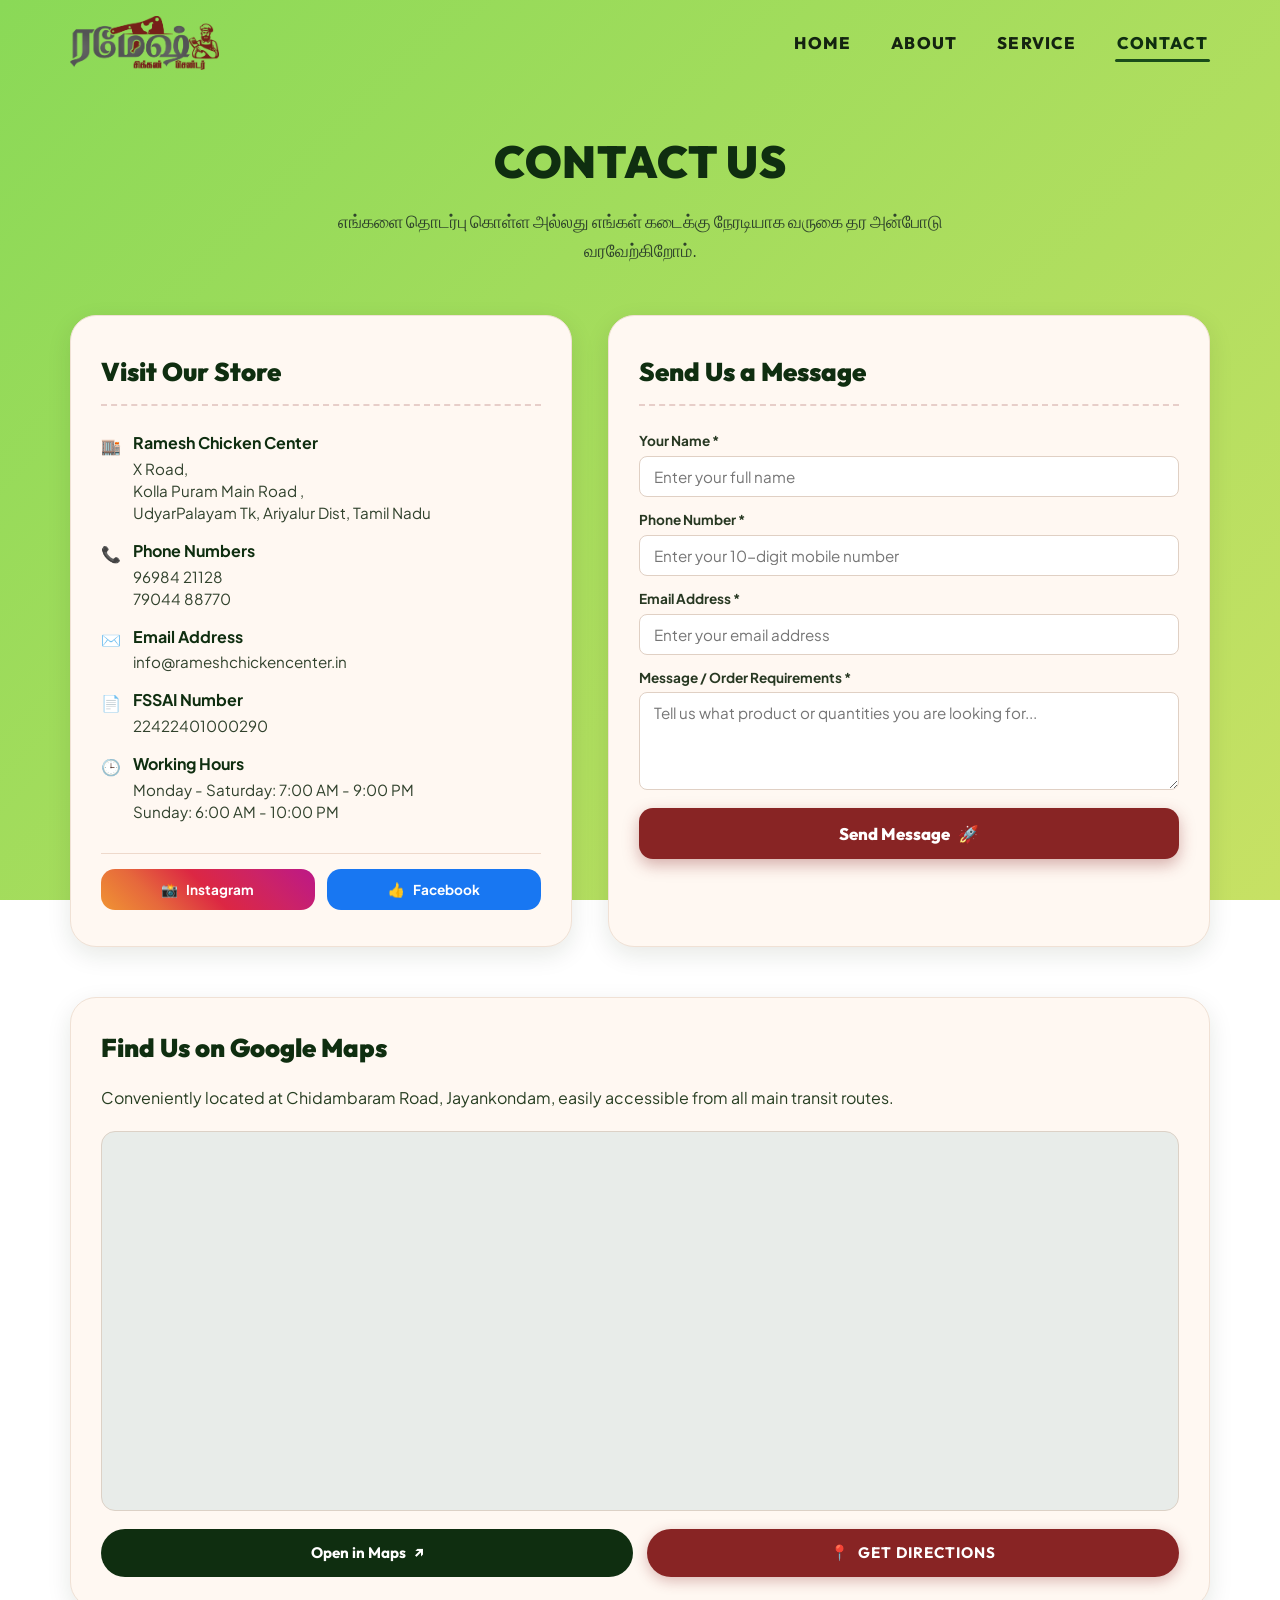
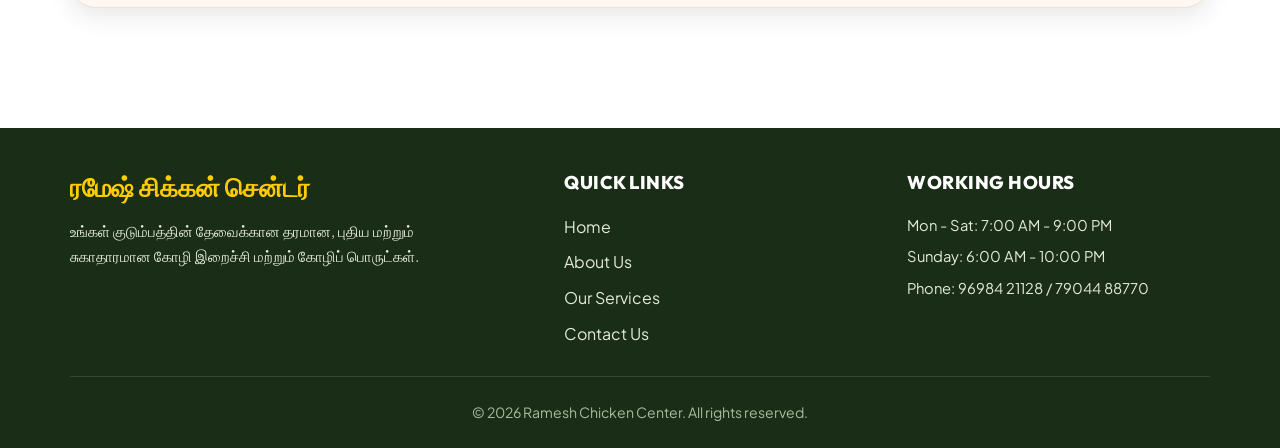
<file: contact.html>
<!DOCTYPE html>
<html lang="ta">
<head>
  <meta charset="UTF-8">
  <meta name="viewport" content="width=device-width, initial-scale=1.0">
  <title>Contact Us | Ramesh Chicken Center</title>
  <meta name="description" content="Contact Ramesh Chicken Center in Jayankondam, Ariyalur, Tamil Nadu. Visit our store, call us, or send an inquiry for fresh chicken, country chicken, and bulk orders.">
  <link rel="stylesheet" href="css/style.css">
  <link rel="icon" type="image/png" href="assets/logo.png">
</head>
<body>

  <!-- ==========================================================================
       SITE HEADER & NAVIGATION
       ========================================================================== -->
  <header class="site-header" id="siteHeader">
    <div class="container nav-container">
      <a href="index.html" class="brand-logo" aria-label="Ramesh Chicken Center Home">
        <img src="assets/logo.png" alt="ரமேஷ் சிக்கன் சென்டர் - Ramesh Chicken Center Logo" width="220" height="54">
      </a>

      <!-- Desktop Navigation Menu -->
      <nav class="nav-menu" id="navMenu" aria-label="Main Navigation">
        <a href="index.html" class="nav-link">HOME</a>
        <a href="about.html" class="nav-link">ABOUT</a>
        <a href="service.html" class="nav-link">SERVICE</a>
        <a href="contact.html" class="nav-link active">CONTACT</a>
      </nav>

      <!-- Mobile Hamburger Toggle -->
      <button class="nav-toggle" id="navToggle" aria-label="Toggle navigation menu" aria-expanded="false">
        <span></span>
        <span></span>
        <span></span>
      </button>
    </div>
  </header>

  <main>
    <!-- ==========================================================================
         PAGE BANNER
         ========================================================================== -->
    <section class="page-banner">
      <div class="container">
        <h1 class="page-banner-title">Contact Us</h1>
        <p class="page-banner-subtitle">
          எங்களை தொடர்பு கொள்ள அல்லது எங்கள் கடைக்கு நேரடியாக வருகை தர அன்போடு வரவேற்கிறோம்.
        </p>
      </div>
    </section>

    <!-- ==========================================================================
         TWO-COLUMN CONTACT SECTION
         ========================================================================== -->
    <section class="contact-page-section">
      <div class="container">
        <div class="contact-layout-grid">
          
          <!-- LEFT: Contact Information Card -->
          <div class="contact-card-box">
            <h3>Visit Our Store</h3>

            <div class="store-info-list">
              <div class="info-item">
                <span class="info-icon">🏬</span>
                <div class="info-text">
                  <strong>Ramesh Chicken Center</strong>
                  <p>
                    X Road,<br>
                    Kolla Puram Main Road ,<br>
                    UdyarPalayam Tk, Ariyalur Dist, Tamil Nadu
                  </p>
                </div>
              </div>

              <div class="info-item">
                <span class="info-icon">📞</span>
                <div class="info-text">
                  <strong>Phone Numbers</strong>
                  <p>
                    <a href="tel:9698421128">96984 21128</a><br>
                    <a href="tel:7904488770">79044 88770</a>
                  </p>
                </div>
              </div>

              <div class="info-item">
                <span class="info-icon">✉️</span>
                <div class="info-text">
                  <strong>Email Address</strong>
                  <p><a href="mailto:info@rameshchickencenter.in">info@rameshchickencenter.in</a></p>
                </div>
              </div>

              <div class="info-item">
                <span class="info-icon">📄</span>
                <div class="info-text">
                  <strong>FSSAI Number</strong>
                  <p>22422401000290</p>
                </div>
              </div>

              <div class="info-item">
                <span class="info-icon">🕒</span>
                <div class="info-text">
                  <strong>Working Hours</strong>
                  <p>
                    Monday - Saturday: 7:00 AM - 9:00 PM<br>
                    Sunday: 6:00 AM - 10:00 PM 
                  </p>
                </div>
              </div>
            </div>

            <!-- Social Media Buttons -->
            <div class="social-buttons" style="margin-top: 30px;">
              <a href="https://www.instagram.com/rameshchickens/" target="_blank" rel="noopener noreferrer" class="btn-social instagram" aria-label="Visit Instagram page">
                <span>📸</span> Instagram
              </a>
              <a href="https://www.facebook.com/profile.php?id=61556262002644" target="_blank" rel="noopener noreferrer" class="btn-social facebook" aria-label="Visit Facebook page">
                <span>👍</span> Facebook
              </a>
            </div>
          </div>

          <!-- RIGHT: Interactive Contact Form -->
          <div class="contact-card-box">
            <h3>Send Us a Message</h3>

            <form class="contact-form" id="pageContactForm" novalidate>
              <div class="form-group">
                <label for="contactName">Your Name *</label>
                <input type="text" id="contactName" name="name" class="form-control" placeholder="Enter your full name" required>
                <span class="error-text">Please enter your name (min 2 characters)</span>
              </div>

              <div class="form-group">
                <label for="contactPhone">Phone Number *</label>
                <input type="tel" id="contactPhone" name="phone" class="form-control" placeholder="Enter your 10-digit mobile number" required>
                <span class="error-text">Please enter a valid 10-digit mobile number</span>
              </div>

              <div class="form-group">
                <label for="contactEmail">Email Address *</label>
                <input type="email" id="contactEmail" name="email" class="form-control" placeholder="Enter your email address" required>
                <span class="error-text">Please enter a valid email address</span>
              </div>

              <div class="form-group">
                <label for="contactMessage">Message / Order Requirements *</label>
                <textarea id="contactMessage" name="message" class="form-control" placeholder="Tell us what product or quantities you are looking for..." rows="4" required></textarea>
                <span class="error-text">Please enter your message (min 5 characters)</span>
              </div>

              <button type="submit" class="btn-submit" style="padding: 15px 24px; font-size: 1.05rem;">
                Send Message <span>🚀</span>
              </button>

              <div class="form-success-message" role="alert" aria-live="polite"></div>
            </form>
          </div>

        </div>

        <!-- ==========================================================================
             MAP SECTION & DIRECTIONS
             ========================================================================== -->
        <div class="map-standalone-card">
          <h3 style="font-family: var(--font-heading); font-size: 1.6rem; font-weight: 900; color: var(--dark-green); margin-bottom: 16px;">
            Find Us on Google Maps
          </h3>
          <p style="color: #273e22; margin-bottom: 20px;">
            Conveniently located at Chidambaram Road, Jayankondam, easily accessible from all main transit routes.
          </p>

          <div class="map-embed-container" style="height: 380px;">
            <iframe 
              src="https://www.google.com/maps/embed?pb=!1m14!1m8!1m3!1d14309.6492186414!2d79.467595!3d11.206108!3m2!1i1024!2i768!4f13.1!3m3!1m2!1s0x3a54d5002bbc3aa7%3A0x98656423b551855d!2sRamesh%20Chicken%20Centre!5e1!3m2!1sen!2sin!4v1790405692346!5m2!1sen!2sin" 
              width="100%" 
              height="100%" 
              style="border:0;" 
              allowfullscreen="" 
              loading="lazy" 
              referrerpolicy="no-referrer-when-downgrade"
              title="Ramesh Chicken Center Jayankondam Map Location">
            </iframe>
          </div>

          <div class="map-actions">
            <a href="https://maps.app.goo.gl/19s1g1iZg9n4HgJR7" target="_blank" rel="noopener noreferrer" class="btn-secondary">
              Open in Maps <span>↗</span>
            </a>
            <a href="https://maps.app.goo.gl/19s1g1iZg9n4HgJR7" target="_blank" rel="noopener noreferrer" class="btn-primary" style="background: var(--accent-red);">
              <span>📍</span> Get Directions
            </a>
          </div>
        </div>

      </div>
    </section>
  </main>

  <!-- ==========================================================================
       FOOTER
       ========================================================================== -->
  <footer class="site-footer">
    <div class="container">
      <div class="footer-top">
        <div class="footer-brand">
          <h3>ரமேஷ் சிக்கன் சென்டர்</h3>
          <p>
            உங்கள் குடும்பத்தின் தேவைக்கான தரமான, புதிய மற்றும் சுகாதாரமான கோழி இறைச்சி மற்றும் கோழிப் பொருட்கள்.
          </p>
        </div>

        <div class="footer-links">
          <h4>Quick Links</h4>
          <ul>
            <li><a href="index.html">Home</a></li>
            <li><a href="about.html">About Us</a></li>
            <li><a href="service.html">Our Services</a></li>
            <li><a href="contact.html">Contact Us</a></li>
          </ul>
        </div>

        <div class="footer-contact">
          <h4>Working Hours</h4>
          <p>Mon - Sat: 7:00 AM - 9:00 PM</p>
          <p>Sunday: 6:00 AM - 10:00 PM</p>
          <p>Phone: 96984 21128 / 79044 88770</p>
        </div>
      </div>

      <div class="footer-bottom">
        <p>&copy; 2026 Ramesh Chicken Center. All rights reserved.</p>
      </div>
    </div>
  </footer>

  <!-- Scroll to Top -->
  <button class="back-to-top" id="backToTop" aria-label="Back to top">&#8679;</button>

  <script src="js/script.js"></script>
</body>
</html>
</file>
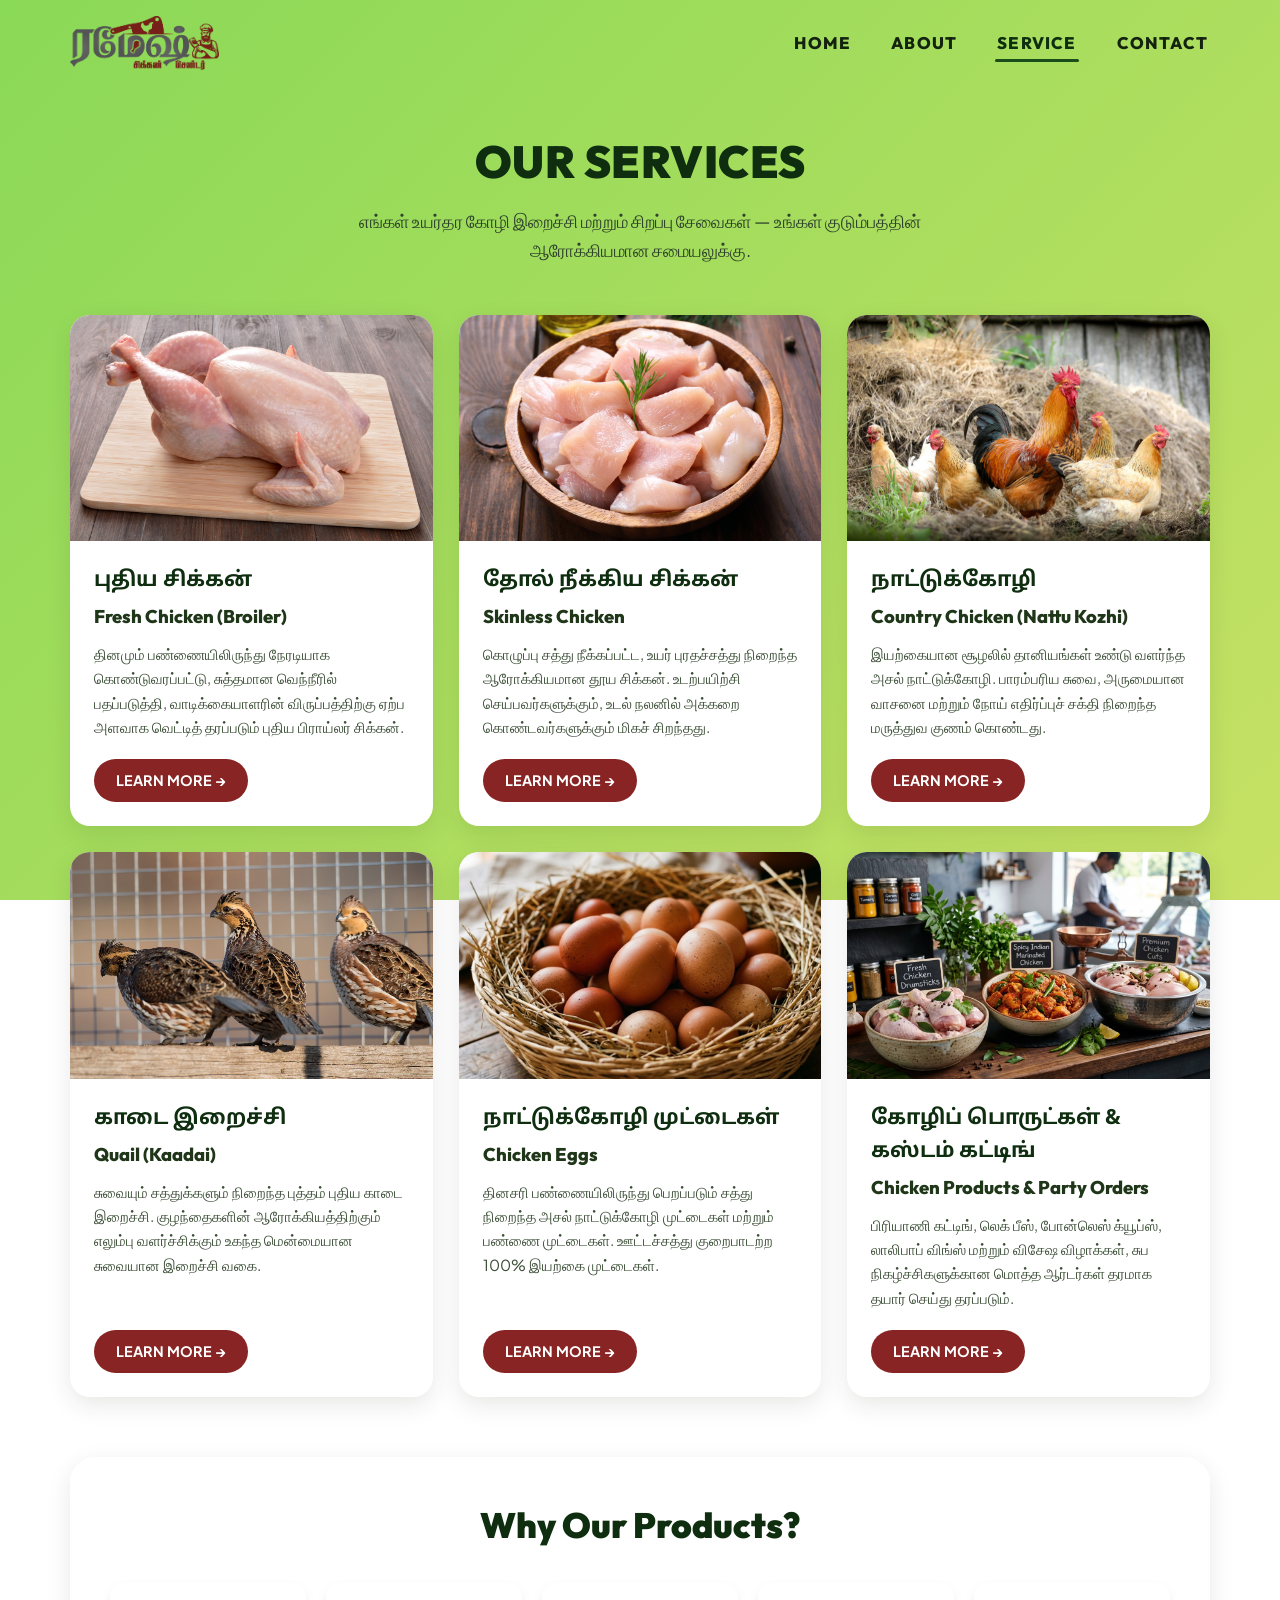
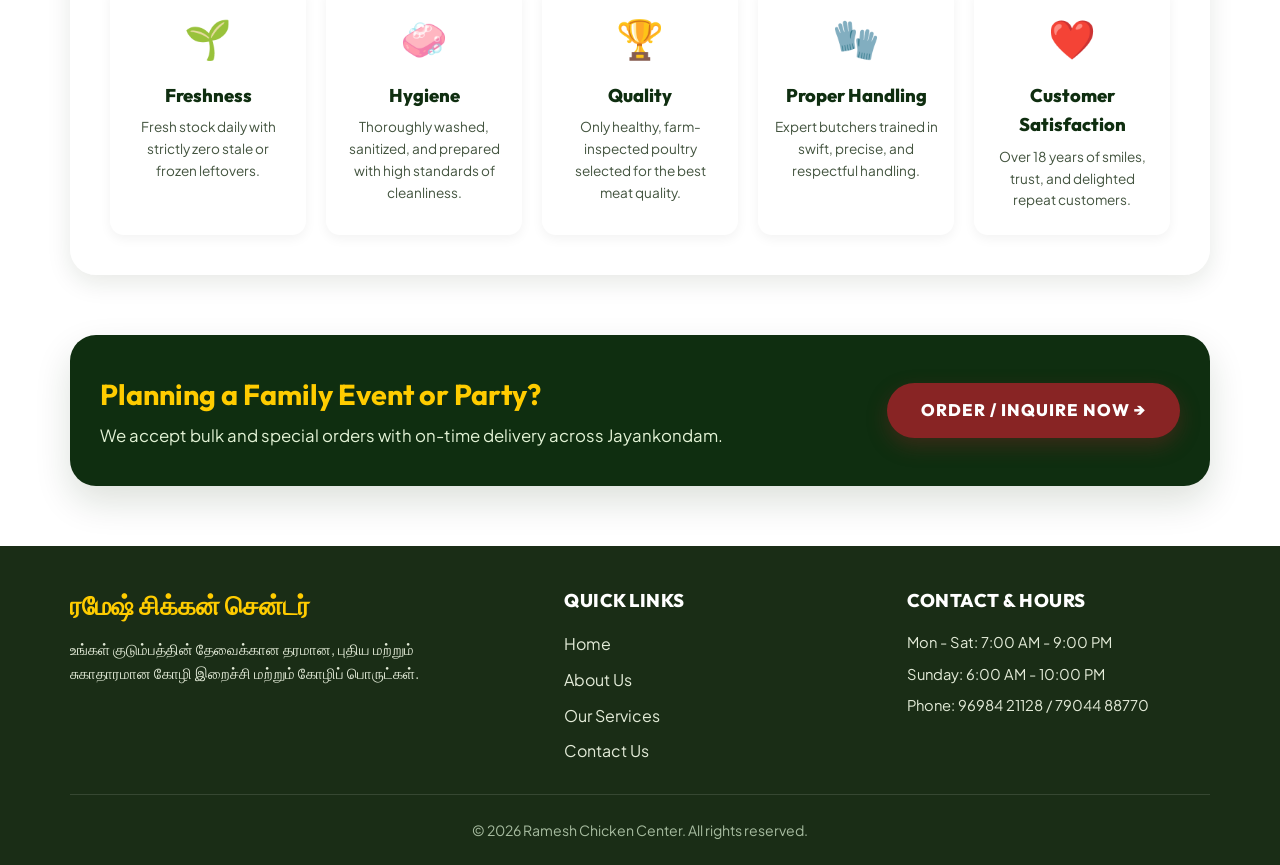
<file: service.html>
<!DOCTYPE html>
<html lang="ta">
<head>
  <meta charset="UTF-8">
  <meta name="viewport" content="width=device-width, initial-scale=1.0">
  <title>Our Services | Ramesh Chicken Center</title>
  <meta name="description" content="Explore the full range of poultry products and cutting services at Ramesh Chicken Center: Fresh Broiler Chicken, Skinless Chicken, Country Chicken (Nattu Kozhi), Quail Meat, Farm Eggs, and Custom Cuts.">
  <link rel="stylesheet" href="css/style.css">
  <link rel="icon" type="image/png" href="assets/logo.png">
</head>
<body>

  <!-- ==========================================================================
       SITE HEADER & NAVIGATION
       ========================================================================== -->
  <header class="site-header" id="siteHeader">
    <div class="container nav-container">
      <a href="index.html" class="brand-logo" aria-label="Ramesh Chicken Center Home">
        <img src="assets/logo.png" alt="ரமேஷ் சிக்கன் சென்டர் - Ramesh Chicken Center Logo" width="220" height="54">
      </a>

      <!-- Desktop Navigation Menu -->
      <nav class="nav-menu" id="navMenu" aria-label="Main Navigation">
        <a href="index.html" class="nav-link">HOME</a>
        <a href="about.html" class="nav-link">ABOUT</a>
        <a href="service.html" class="nav-link active">SERVICE</a>
        <a href="contact.html" class="nav-link">CONTACT</a>
      </nav>

      <!-- Mobile Hamburger Toggle -->
      <button class="nav-toggle" id="navToggle" aria-label="Toggle navigation menu" aria-expanded="false">
        <span></span>
        <span></span>
        <span></span>
      </button>
    </div>
  </header>

  <main>
    <!-- ==========================================================================
         PAGE BANNER
         ========================================================================== -->
    <section class="page-banner">
      <div class="container">
        <h1 class="page-banner-title">Our Services</h1>
        <p class="page-banner-subtitle">
          எங்கள் உயர்தர கோழி இறைச்சி மற்றும் சிறப்பு சேவைகள் — உங்கள் குடும்பத்தின் ஆரோக்கியமான சமையலுக்கு.
        </p>
      </div>
    </section>

    <!-- ==========================================================================
         SERVICES GRID SECTION (6 CARDS)
         ========================================================================== -->
    <section class="services-section">
      <div class="container">
        <div class="services-grid">
          
          <!-- Card 1: Fresh Chicken -->
          <article class="service-card">
            <div class="service-image">
              <img src="assets/broiler-chicken.jpg" alt="Fresh Broiler Chicken Cuts" loading="lazy">
            </div>
            <div class="service-info">
              <h3 class="service-title-tamil">புதிய சிக்கன்</h3>
              <h4 class="service-title-en">Fresh Chicken (Broiler)</h4>
              <p class="service-desc">
                தினமும் பண்ணையிலிருந்து நேரடியாக கொண்டுவரப்பட்டு, சுத்தமான வெந்நீரில் பதப்படுத்தி, வாடிக்கையாளரின் விருப்பத்திற்கு ஏற்ப அளவாக வெட்டித் தரப்படும் புதிய பிராய்லர் சிக்கன்.
              </p>
              <a href="contact.html" class="service-btn">Learn More &rarr;</a>
            </div>
          </article>

          <!-- Card 2: Skinless Chicken -->
          <article class="service-card">
            <div class="service-image">
              <img src="assets/skinless-chicken.jpg" alt="Skinless Chicken Cuts and Breast Fillets" loading="lazy">
            </div>
            <div class="service-info">
              <h3 class="service-title-tamil">தோல் நீக்கிய சிக்கன்</h3>
              <h4 class="service-title-en">Skinless Chicken</h4>
              <p class="service-desc">
                கொழுப்பு சத்து நீக்கப்பட்ட, உயர் புரதச்சத்து நிறைந்த ஆரோக்கியமான தூய சிக்கன். உடற்பயிற்சி செய்பவர்களுக்கும், உடல் நலனில் அக்கறை கொண்டவர்களுக்கும் மிகச் சிறந்தது.
              </p>
              <a href="contact.html" class="service-btn">Learn More &rarr;</a>
            </div>
          </article>

          <!-- Card 3: Country Chicken -->
          <article class="service-card">
            <div class="service-image">
              <img src="assets/country-chicken.jpg" alt="Free Range Country Chicken Desi Nattu Kozhi" loading="lazy">
            </div>
            <div class="service-info">
              <h3 class="service-title-tamil">நாட்டுக்கோழி</h3>
              <h4 class="service-title-en">Country Chicken (Nattu Kozhi)</h4>
              <p class="service-desc">
                இயற்கையான சூழலில் தானியங்கள் உண்டு வளர்ந்த அசல் நாட்டுக்கோழி. பாரம்பரிய சுவை, அருமையான வாசனை மற்றும் நோய் எதிர்ப்புச் சக்தி நிறைந்த மருத்துவ குணம் கொண்டது.
              </p>
              <a href="contact.html" class="service-btn">Learn More &rarr;</a>
            </div>
          </article>

          <!-- Card 4: Quail -->
          <article class="service-card">
            <div class="service-image">
              <img src="assets/quail.jpg" alt="Fresh Quail Kaadai Meat" loading="lazy">
            </div>
            <div class="service-info">
              <h3 class="service-title-tamil">காடை இறைச்சி</h3>
              <h4 class="service-title-en">Quail (Kaadai)</h4>
              <p class="service-desc">
                சுவையும் சத்துக்களும் நிறைந்த புத்தம் புதிய காடை இறைச்சி. குழந்தைகளின் ஆரோக்கியத்திற்கும் எலும்பு வளர்ச்சிக்கும் உகந்த மென்மையான சுவையான இறைச்சி வகை.
              </p>
              <a href="contact.html" class="service-btn">Learn More &rarr;</a>
            </div>
          </article>

          <!-- Card 5: Chicken Eggs -->
          <article class="service-card">
            <div class="service-image">
              <img src="assets/chicken-eggs.jpg" alt="Farm Fresh Country Chicken Eggs" loading="lazy">
            </div>
            <div class="service-info">
              <h3 class="service-title-tamil">நாட்டுக்கோழி முட்டைகள்</h3>
              <h4 class="service-title-en">Chicken Eggs</h4>
              <p class="service-desc">
                தினசரி பண்ணையிலிருந்து பெறப்படும் சத்து நிறைந்த அசல் நாட்டுக்கோழி முட்டைகள் மற்றும் பண்ணை முட்டைகள். ஊட்டச்சத்து குறைபாடற்ற 100% இயற்கை முட்டைகள்.
              </p>
              <a href="contact.html" class="service-btn">Learn More &rarr;</a>
            </div>
          </article>

          <!-- Card 6: Chicken Products -->
          <article class="service-card">
            <div class="service-image">
              <img src="assets/chicken-products.jpg" alt="Assorted Chicken Products and Party Orders" loading="lazy">
            </div>
            <div class="service-info">
              <h3 class="service-title-tamil">கோழிப் பொருட்கள் & கஸ்டம் கட்டிங்</h3>
              <h4 class="service-title-en">Chicken Products & Party Orders</h4>
              <p class="service-desc">
                பிரியாணி கட்டிங், லெக் பீஸ், போன்லெஸ் க்யூப்ஸ், லாலிபாப் விங்ஸ் மற்றும் விசேஷ விழாக்கள், சுப நிகழ்ச்சிகளுக்கான மொத்த ஆர்டர்கள் தரமாக தயார் செய்து தரப்படும்.
              </p>
              <a href="contact.html" class="service-btn">Learn More &rarr;</a>
            </div>
          </article>

        </div>

        <!-- ==========================================================================
             WHY OUR PRODUCTS? SECTION
             ========================================================================== -->
        <div class="why-products-banner">
          <h2>Why Our Products?</h2>
          
          <div class="quality-pillars-grid">
            <div class="quality-pillar-card">
              <div class="quality-icon">🌱</div>
              <h4>Freshness</h4>
              <p>Fresh stock daily with strictly zero stale or frozen leftovers.</p>
            </div>

            <div class="quality-pillar-card">
              <div class="quality-icon">🧼</div>
              <h4>Hygiene</h4>
              <p>Thoroughly washed, sanitized, and prepared with high standards of cleanliness.</p>
            </div>

            <div class="quality-pillar-card">
              <div class="quality-icon">🏆</div>
              <h4>Quality</h4>
              <p>Only healthy, farm-inspected poultry selected for the best meat quality.</p>
            </div>

            <div class="quality-pillar-card">
              <div class="quality-icon">🧤</div>
              <h4>Proper Handling</h4>
              <p>Expert butchers trained in swift, precise, and respectful handling.</p>
            </div>

            <div class="quality-pillar-card">
              <div class="quality-icon">❤️</div>
              <h4>Customer Satisfaction</h4>
              <p>Over 18 years of smiles, trust, and delighted repeat customers.</p>
            </div>
          </div>
        </div>

      </div>
    </section>

    <!-- ==========================================================================
         CALL TO ACTION BAR
         ========================================================================== -->
    <section class="container" style="margin-bottom: 50px;">
      <div style="background: var(--dark-green); color: var(--white); padding: 36px 30px; border-radius: var(--radius-xl); display: flex; flex-wrap: wrap; align-items: center; justify-content: space-between; gap: 20px; box-shadow: var(--shadow-lg);">
        <div>
          <h3 style="font-family: var(--font-heading); font-size: 1.8rem; margin-bottom: 6px; color: #ffcc00;">Planning a Family Event or Party?</h3>
          <p style="color: #e2f2d5; font-size: 1.05rem;">We accept bulk and special orders with on-time delivery across Jayankondam.</p>
        </div>
        <a href="contact.html" class="btn-primary" style="background: var(--accent-red);">
          Order / Inquire Now &rarr;
        </a>
      </div>
    </section>

  </main>

  <!-- ==========================================================================
       FOOTER
       ========================================================================== -->
  <footer class="site-footer">
    <div class="container">
      <div class="footer-top">
        <div class="footer-brand">
          <h3>ரமேஷ் சிக்கன் சென்டர்</h3>
          <p>
            உங்கள் குடும்பத்தின் தேவைக்கான தரமான, புதிய மற்றும் சுகாதாரமான கோழி இறைச்சி மற்றும் கோழிப் பொருட்கள்.
          </p>
        </div>

        <div class="footer-links">
          <h4>Quick Links</h4>
          <ul>
            <li><a href="index.html">Home</a></li>
            <li><a href="about.html">About Us</a></li>
            <li><a href="service.html">Our Services</a></li>
            <li><a href="contact.html">Contact Us</a></li>
          </ul>
        </div>

        <div class="footer-contact">
          <h4>Contact & Hours</h4>
          <p>Mon - Sat: 7:00 AM - 9:00 PM</p>
          <p>Sunday: 6:00 AM - 10:00 PM</p>
          <p>Phone: 96984 21128 / 79044 88770</p>
        </div>
      </div>

      <div class="footer-bottom">
        <p>&copy; 2026 Ramesh Chicken Center. All rights reserved.</p>
      </div>
    </div>
  </footer>

  <!-- Scroll to Top -->
  <button class="back-to-top" id="backToTop" aria-label="Back to top">&#8679;</button>

  <script src="js/script.js"></script>
</body>
</html>
</file>
<file: css/style.css>
/* ==========================================================================
   RAMESH CHICKEN CENTER — PRIMARY STYLESHEET
   Design matches reference UI (HOME.pdf) with fresh lime gradient,
   curated typography, rounded cards, and responsive layouts.
   ========================================================================== */

@import url('https://fonts.googleapis.com/css2?family=Noto+Sans+Tamil:wght@400;500;600;700;800&family=Outfit:wght@400;500;600;700;800;900&family=Plus+Jakarta+Sans:wght@400;500;600;700&display=swap');

:root {
  /* Colors based on HOME.pdf */
  --bg-gradient-start: #8ad957;
  --bg-gradient-end: #c7e164;
  --bg-gradient: linear-gradient(135deg, #8ad957 0%, #c7e164 100%);
  --bg-subtle-overlay: rgba(255, 255, 255, 0.12);

  /* Brand Accents */
  --primary-green: #1a4d1a;
  --dark-green: #0f2e10;
  --forest-green: #15381d;
  --accent-red: #882424;
  --accent-red-hover: #a12c2c;
  --card-tan: #ffffff;
  --card-tan-text: #111111;
  --card-cream: #fff8f2;
  --card-cream-border: #f0e1d5;

  /* Neutrals */
  --text-main: #142310;
  --text-muted: #2f442b;
  --text-light: #ffffff;
  --white: #ffffff;
  --gray-100: #f7f9f6;
  --gray-200: #e5e9e2;
  --gray-400: #9da898;
  --gray-700: #424e3e;

  /* Typography */
  --font-heading: 'Outfit', sans-serif;
  --font-body: 'Plus Jakarta Sans', sans-serif;
  --font-tamil: 'Noto Sans Tamil', 'Plus Jakarta Sans', sans-serif;

  /* Radii & Shadows */
  --radius-sm: 8px;
  --radius-md: 14px;
  --radius-lg: 20px;
  --radius-xl: 26px;
  --radius-full: 9999px;

  --shadow-sm: 0 4px 12px rgba(16, 40, 10, 0.06);
  --shadow-md: 0 8px 24px rgba(16, 40, 10, 0.10);
  --shadow-lg: 0 16px 36px rgba(16, 40, 10, 0.14);
  --shadow-hover: 0 20px 42px rgba(16, 40, 10, 0.18);

  /* Layout */
  --container-max: 1180px;
  --transition-fast: 0.2s ease;
  --transition-normal: 0.35s cubic-bezier(0.16, 1, 0.3, 1);
}

/* ==========================================================================
   RESET & BASE
   ========================================================================== */
*, *::before, *::after {
  box-sizing: border-box;
  margin: 0;
  padding: 0;
}

html {
  scroll-behavior: smooth;
  font-size: 16px;
}

body {
  min-height: 100vh;
  background: var(--bg-gradient);
  background-attachment: fixed;
  color: var(--text-main);
  font-family: var(--font-body);
  line-height: 1.6;
  overflow-x: hidden;
  -webkit-font-smoothing: antialiased;
}

img {
  max-width: 100%;
  height: auto;
  display: block;
}

a {
  color: inherit;
  text-decoration: none;
  transition: var(--transition-fast);
}

button {
  font-family: inherit;
  cursor: pointer;
  border: none;
  outline: none;
  background: none;
}

ul {
  list-style: none;
}

.container {
  width: 100%;
  max-width: var(--container-max);
  margin-left: auto;
  margin-right: auto;
  padding-left: 20px;
  padding-right: 20px;
}

/* Tamil script rendering helper */
.tamil-text {
  font-family: var(--font-tamil);
  line-height: 1.75;
}

/* ==========================================================================
   HEADER & NAVBAR
   ========================================================================== */
.site-header {
  position: relative;
  z-index: 1000;
  padding: 16px 0;
  background: transparent;
}

.site-header.scrolled {
  position: sticky;
  top: 0;
  background: rgba(138, 217, 87, 0.95);
  backdrop-filter: blur(12px);
  -webkit-backdrop-filter: blur(12px);
  box-shadow: 0 4px 20px rgba(0, 0, 0, 0.08);
  transition: var(--transition-normal);
}

.nav-container {
  display: flex;
  align-items: center;
  justify-content: space-between;
}

.brand-logo {
  display: flex;
  align-items: center;
  text-decoration: none;
  transition: transform var(--transition-fast);
}

.brand-logo:hover {
  transform: scale(1.02);
}

.brand-logo img {
  height: 54px;
  width: auto;
  object-fit: contain;
}

.nav-menu {
  display: flex;
  align-items: center;
  gap: 36px;
}

.nav-link {
  font-family: var(--font-heading);
  font-size: 1.05rem;
  font-weight: 800;
  letter-spacing: 1.2px;
  color: var(--text-main);
  text-transform: uppercase;
  position: relative;
  padding: 6px 2px;
}

.nav-link::after {
  content: '';
  position: absolute;
  bottom: 0;
  left: 0;
  width: 0%;
  height: 3px;
  background-color: var(--primary-green);
  border-radius: var(--radius-full);
  transition: width var(--transition-normal);
}

.nav-link:hover::after,
.nav-link.active::after {
  width: 100%;
}

.nav-link.active {
  color: var(--dark-green);
}

/* Mobile Hamburger */
.nav-toggle {
  display: none;
  flex-direction: column;
  justify-content: space-around;
  width: 32px;
  height: 28px;
  background: transparent;
  border: none;
  cursor: pointer;
  padding: 0;
  z-index: 1100;
}

.nav-toggle span {
  width: 100%;
  height: 3px;
  background-color: var(--text-main);
  border-radius: 4px;
  transition: all 0.3s linear;
  position: relative;
  transform-origin: 1px;
}

.nav-toggle.open span:first-child {
  transform: rotate(45deg);
}

.nav-toggle.open span:nth-child(2) {
  opacity: 0;
  transform: translateX(20px);
}

.nav-toggle.open span:nth-child(3) {
  transform: rotate(-45deg);
}

/* ==========================================================================
   PAGE BANNER (INNER PAGES)
   ========================================================================== */
.page-banner {
  padding: 40px 0 20px;
  text-align: center;
}

.page-banner-title {
  font-family: var(--font-heading);
  font-size: 2.8rem;
  font-weight: 900;
  color: var(--dark-green);
  margin-bottom: 8px;
  text-transform: uppercase;
  letter-spacing: 0.5px;
}

.page-banner-subtitle {
  font-size: 1.15rem;
  color: var(--text-muted);
  max-width: 650px;
  margin: 0 auto;
}

/* ==========================================================================
   HERO / CAROUSEL SECTION
   ========================================================================== */
.hero-section {
  padding: 10px 0 40px;
}

.carousel-container {
  position: relative;
  width: 100%;
  max-width: 1140px;
  margin: 0 auto;
  border-radius: var(--radius-xl);
  overflow: hidden;
  box-shadow: 0 18px 45px rgba(22, 60, 12, 0.22);
  aspect-ratio: 16 / 7.8;
  min-height: 280px;
  background-color: #2a4e22;
}

.carousel-track {
  position: relative;
  width: 100%;
  height: 100%;
}

.carousel-slide {
  position: absolute;
  top: 0;
  left: 0;
  width: 100%;
  height: 100%;
  opacity: 0;
  visibility: hidden;
  transition: opacity 0.8s cubic-bezier(0.4, 0, 0.2, 1), visibility 0.8s ease;
}

.carousel-slide.active {
  opacity: 1;
  visibility: visible;
  z-index: 2;
}

.carousel-slide img {
  width: 100%;
  height: 100%;
  object-fit: cover;
  object-position: center;
  transform: scale(1.03);
  transition: transform 6s ease-out;
}

.carousel-slide.active img {
  transform: scale(1);
}

.carousel-caption {
  position: absolute;
  bottom: 0;
  left: 0;
  right: 0;
  padding: 35px 30px 24px;
  background: linear-gradient(to top, rgba(14, 34, 10, 0.85) 0%, rgba(14, 34, 10, 0.4) 60%, transparent 100%);
  color: var(--white);
  z-index: 3;
}

.carousel-tag {
  display: inline-block;
  padding: 4px 14px;
  background: #ffcc00;
  color: #1a300a;
  font-size: 0.8rem;
  font-weight: 800;
  text-transform: uppercase;
  letter-spacing: 1px;
  border-radius: var(--radius-full);
  margin-bottom: 8px;
}

.carousel-title {
  font-family: var(--font-heading);
  font-size: 2.2rem;
  font-weight: 800;
  line-height: 1.2;
  text-shadow: 0 2px 8px rgba(0, 0, 0, 0.5);
}

.carousel-subtitle {
  font-size: 1rem;
  color: #e2f2d5;
  margin-top: 4px;
}

/* Carousel Controls */
.carousel-btn {
  position: absolute;
  top: 50%;
  transform: translateY(-50%);
  width: 48px;
  height: 48px;
  background: rgba(255, 255, 255, 0.85);
  color: var(--dark-green);
  border-radius: 50%;
  display: flex;
  align-items: center;
  justify-content: center;
  font-size: 1.3rem;
  font-weight: bold;
  box-shadow: 0 4px 14px rgba(0, 0, 0, 0.25);
  cursor: pointer;
  z-index: 10;
  transition: var(--transition-fast);
}

.carousel-btn:hover {
  background: var(--white);
  transform: translateY(-50%) scale(1.1);
  color: var(--accent-red);
}

.carousel-btn.prev {
  left: 20px;
}

.carousel-btn.next {
  right: 20px;
}

.carousel-dots {
  position: absolute;
  bottom: 18px;
  right: 30px;
  display: flex;
  gap: 10px;
  z-index: 10;
}

.carousel-dot {
  width: 12px;
  height: 12px;
  border-radius: var(--radius-full);
  background: rgba(255, 255, 255, 0.5);
  border: 2px solid var(--white);
  cursor: pointer;
  transition: all var(--transition-normal);
}

.carousel-dot.active {
  width: 32px;
  background: #ffcc00;
  border-color: #ffcc00;
}

/* ==========================================================================
   WELCOME / ABOUT PREVIEW SECTION
   ========================================================================== */
.welcome-section {
  padding: 40px 0 50px;
}

.welcome-grid {
  display: grid;
  grid-template-columns: 1fr 1.25fr;
  gap: 50px;
  align-items: center;
}

/* Left Overlapping Cards */
.welcome-visual {
  position: relative;
  display: flex;
  flex-direction: column;
  align-items: center;
}

.welcome-badge-card {
  width: 85%;
  background-color: var(--forest-green);
  border-radius: var(--radius-lg);
  overflow: hidden;
  box-shadow: var(--shadow-md);
  margin-bottom: -60px;
  z-index: 2;
  transition: transform var(--transition-normal);
}

.welcome-badge-card:hover {
  transform: translateY(-4px);
}

.welcome-badge-card img {
  width: 100%;
  height: auto;
  object-fit: contain;
}

.welcome-owner-card {
  width: 90%;
  margin-left: auto;
  background: var(--white);
  padding: 10px;
  border-radius: var(--radius-xl);
  box-shadow: var(--shadow-lg);
  z-index: 3;
  position: relative;
  border: 4px solid rgba(255, 255, 255, 0.9);
}

.welcome-owner-card img {
  width: 100%;
  aspect-ratio: 1 / 1;
  object-fit: cover;
  border-radius: calc(var(--radius-xl) - 8px);
}

.experience-tag {
  position: absolute;
  bottom: 20px;
  left: -15px;
  background: #112a0d;
  color: #ffcc00;
  padding: 10px 18px;
  border-radius: var(--radius-md);
  font-family: var(--font-heading);
  font-weight: 800;
  font-size: 0.95rem;
  box-shadow: 0 8px 18px rgba(0, 0, 0, 0.25);
  border: 2px solid #ffcc00;
}

/* Right Content */
.welcome-content {
  padding-left: 10px;
}

.welcome-heading {
  font-family: var(--font-heading);
  font-size: 2.3rem;
  font-weight: 900;
  color: var(--dark-green);
  line-height: 1.25;
  margin-bottom: 22px;
  text-transform: uppercase;
  letter-spacing: 0.5px;
}

.welcome-text {
  font-size: 1.05rem;
  color: #12240f;
  margin-bottom: 18px;
  font-weight: 500;
}

.welcome-actions {
  margin-top: 28px;
}

.btn-primary {
  display: inline-flex;
  align-items: center;
  justify-content: center;
  gap: 10px;
  padding: 14px 34px;
  background: var(--accent-red);
  color: var(--white);
  font-family: var(--font-heading);
  font-size: 1.05rem;
  font-weight: 800;
  text-transform: uppercase;
  letter-spacing: 1px;
  border-radius: var(--radius-full);
  box-shadow: 0 8px 20px rgba(136, 36, 36, 0.35);
  transition: all var(--transition-normal);
}

.btn-primary:hover {
  background: var(--accent-red-hover);
  transform: translateY(-3px);
  box-shadow: 0 12px 26px rgba(136, 36, 36, 0.45);
}

.btn-secondary {
  display: inline-flex;
  align-items: center;
  gap: 8px;
  padding: 12px 28px;
  background: var(--dark-green);
  color: var(--white);
  font-family: var(--font-heading);
  font-size: 0.95rem;
  font-weight: 700;
  border-radius: var(--radius-full);
  transition: var(--transition-fast);
}

.btn-secondary:hover {
  background: var(--primary-green);
  transform: translateY(-2px);
}

/* ==========================================================================
   PREMIUM PRODUCTS / CATEGORIES
   ========================================================================== */
.products-section {
  padding: 50px 0 60px;
}

.section-title {
  text-align: center;
  font-family: var(--font-heading);
  font-size: 2.6rem;
  font-weight: 900;
  color: var(--dark-green);
  margin-bottom: 35px;
  text-transform: capitalize;
  letter-spacing: 0.5px;
}

.products-grid {
  display: grid;
  grid-template-columns: repeat(5, 1fr);
  gap: 20px;
}

.product-card {
  background: rgba(255, 255, 255, 0.88);
  border-radius: var(--radius-lg);
  padding: 16px 14px 20px;
  text-align: center;
  box-shadow: var(--shadow-sm);
  transition: all var(--transition-normal);
  display: flex;
  flex-direction: column;
  align-items: center;
  border: 1px solid rgba(255, 255, 255, 0.6);
}

.product-card:hover {
  transform: translateY(-8px);
  box-shadow: var(--shadow-hover);
  background: var(--white);
}

.product-image-wrap {
  width: 100%;
  aspect-ratio: 1.1 / 1;
  border-radius: var(--radius-md);
  overflow: hidden;
  margin-bottom: 14px;
  background: #f0f4eb;
}

.product-image-wrap img {
  width: 100%;
  height: 100%;
  object-fit: cover;
  transition: transform 0.5s ease;
}

.product-card:hover .product-image-wrap img {
  transform: scale(1.08);
}

.product-name-tamil {
  font-family: var(--font-tamil);
  font-size: 1.15rem;
  font-weight: 700;
  color: var(--dark-green);
  margin-bottom: 4px;
}

.product-name-en {
  font-size: 0.85rem;
  font-weight: 600;
  color: var(--text-muted);
  text-transform: uppercase;
  letter-spacing: 0.5px;
}

.product-badge {
  margin-top: 8px;
  font-size: 0.72rem;
  font-weight: 700;
  padding: 3px 10px;
  border-radius: var(--radius-full);
  background: #eaf6d9;
  color: #235414;
  border: 1px solid #c2e29e;
}

/* ==========================================================================
   FEATURE / STATISTICS SECTION
   ========================================================================== */
.feature-section {
  padding: 30px 0 60px;
}

.feature-title {
  text-align: center;
  font-family: var(--font-heading);
  font-size: 2.4rem;
  font-weight: 900;
  color: var(--dark-green);
  margin-bottom: 28px;
}

.feature-grid {
  display: grid;
  grid-template-columns: repeat(3, 1fr);
  gap: 26px;
  max-width: 1040px;
  margin: 0 auto;
}

.feature-card {
  background: var(--card-tan);
  border-radius: var(--radius-lg);
  padding: 36px 20px;
  text-align: center;
  box-shadow: 0 10px 24px rgba(0, 0, 0, 0.12);
  transition: transform var(--transition-normal), box-shadow var(--transition-normal);
  color: var(--card-tan-text);
  display: flex;
  flex-direction: column;
  justify-content: center;
  align-items: center;
}

.feature-card:hover {
  transform: translateY(-6px);
  box-shadow: 0 16px 32px rgba(0, 0, 0, 0.18);
}

.feature-number {
  font-family: var(--font-heading);
  font-size: 2.8rem;
  font-weight: 900;
  line-height: 1.1;
  color: #0b1509;
  margin-bottom: 6px;
}

.feature-label {
  font-family: var(--font-heading);
  font-size: 1.45rem;
  font-weight: 800;
  color: #121c0e;
  letter-spacing: 0.5px;
}

/* ==========================================================================
   GET IN TOUCH / CONTACT CARDS SECTION
   ========================================================================== */
.contact-preview-section {
  padding: 40px 0 70px;
}

.section-header-center {
  text-align: center;
  margin-bottom: 40px;
}

.contact-section-title {
  font-family: var(--font-heading);
  font-size: 2.6rem;
  font-weight: 900;
  color: var(--dark-green);
  margin-bottom: 10px;
}

.contact-section-subtitle {
  font-size: 1.2rem;
  font-weight: 700;
  color: #14280f;
  max-width: 780px;
  margin: 0 auto;
  line-height: 1.5;
}

.contact-cards-grid {
  display: grid;
  grid-template-columns: repeat(3, 1fr);
  gap: 26px;
}

.touch-card {
  background: var(--card-cream);
  border-radius: var(--radius-lg);
  padding: 28px 24px;
  box-shadow: var(--shadow-md);
  border: 1px solid var(--card-cream-border);
  display: flex;
  flex-direction: column;
}

.touch-card-header {
  display: flex;
  align-items: center;
  gap: 10px;
  margin-bottom: 20px;
  padding-bottom: 12px;
  border-bottom: 2px dashed rgba(136, 36, 36, 0.2);
}

.touch-card-icon {
  width: 32px;
  height: 32px;
  display: flex;
  align-items: center;
  justify-content: center;
  color: var(--accent-red);
  font-size: 1.3rem;
}

.touch-card-title {
  font-family: var(--font-heading);
  font-size: 1.25rem;
  font-weight: 800;
  color: #1a2a16;
  text-transform: capitalize;
}

/* Card 1: Visit Store Info */
.store-info-list {
  display: flex;
  flex-direction: column;
  gap: 14px;
  font-size: 0.95rem;
}

.info-item {
  display: flex;
  gap: 12px;
  align-items: flex-start;
}

.info-icon {
  color: var(--accent-red);
  font-size: 1rem;
  margin-top: 3px;
  flex-shrink: 0;
}

.info-text strong {
  display: block;
  font-size: 1rem;
  color: var(--dark-green);
  margin-bottom: 2px;
}

.info-text p {
  color: #31422d;
  line-height: 1.45;
}

.social-buttons {
  display: flex;
  gap: 12px;
  margin-top: 20px;
  padding-top: 15px;
  border-top: 1px solid #eed9cb;
}

.btn-social {
  flex: 1;
  display: inline-flex;
  align-items: center;
  justify-content: center;
  gap: 8px;
  padding: 10px 14px;
  border-radius: var(--radius-md);
  font-weight: 700;
  font-size: 0.85rem;
  color: var(--white);
  transition: transform var(--transition-fast);
}

.btn-social:hover {
  transform: translateY(-2px);
  filter: brightness(1.1);
}

.btn-social.instagram {
  background: linear-gradient(45deg, #f09433 0%, #e6683c 25%, #dc2743 50%, #cc2366 75%, #bc1888 100%);
}

.btn-social.facebook {
  background: #1877f2;
}

/* Card 2: Location & Map */
.location-map-wrap {
  display: flex;
  flex-direction: column;
  height: 100%;
}

.map-header-link {
  display: inline-flex;
  align-items: center;
  gap: 6px;
  font-size: 0.9rem;
  font-weight: 700;
  color: #1a73e8;
  margin-bottom: 12px;
}

.map-header-link:hover {
  text-decoration: underline;
}

.map-embed-container {
  width: 100%;
  height: 230px;
  border-radius: var(--radius-md);
  overflow: hidden;
  border: 1px solid #dcd1c6;
  margin-bottom: 18px;
  background: #e8ece9;
}

.map-embed-container iframe,
.map-embed-container img {
  width: 100%;
  height: 100%;
  object-fit: cover;
  border: 0;
}

.btn-directions {
  margin-top: auto;
  width: 100%;
  padding: 12px 18px;
  background: var(--accent-red);
  color: var(--white);
  border-radius: var(--radius-md);
  font-family: var(--font-heading);
  font-weight: 800;
  font-size: 0.95rem;
  display: inline-flex;
  align-items: center;
  justify-content: center;
  gap: 8px;
  box-shadow: 0 4px 12px rgba(136, 36, 36, 0.3);
  transition: var(--transition-fast);
}

.btn-directions:hover {
  background: var(--accent-red-hover);
  transform: translateY(-2px);
}

/* Card 3: Contact Form */
.contact-form {
  display: flex;
  flex-direction: column;
  gap: 12px;
  height: 100%;
}

.form-group {
  display: flex;
  flex-direction: column;
  gap: 4px;
}

.form-group label {
  font-size: 0.85rem;
  font-weight: 700;
  color: #273822;
}

.form-control {
  width: 100%;
  padding: 10px 14px;
  border-radius: var(--radius-sm);
  border: 1px solid #e0d0c4;
  background: #ffffff;
  font-family: inherit;
  font-size: 0.95rem;
  color: var(--text-main);
  transition: border-color var(--transition-fast), box-shadow var(--transition-fast);
}

.form-control:focus {
  outline: none;
  border-color: var(--accent-red);
  box-shadow: 0 0 0 3px rgba(136, 36, 36, 0.15);
}

textarea.form-control {
  resize: vertical;
  min-height: 85px;
}

.error-text {
  font-size: 0.75rem;
  color: #d32f2f;
  display: none;
  font-weight: 600;
}

.form-group.has-error .form-control {
  border-color: #d32f2f;
  background-color: #fff9f9;
}

.form-group.has-error .error-text {
  display: block;
}

.btn-submit {
  margin-top: 6px;
  width: 100%;
  padding: 13px 20px;
  background: var(--accent-red);
  color: var(--white);
  border-radius: var(--radius-md);
  font-family: var(--font-heading);
  font-weight: 800;
  font-size: 1rem;
  display: inline-flex;
  align-items: center;
  justify-content: center;
  gap: 8px;
  box-shadow: 0 6px 16px rgba(136, 36, 36, 0.35);
  transition: all var(--transition-fast);
}

.btn-submit:hover {
  background: var(--accent-red-hover);
  transform: translateY(-2px);
}

.form-success-message {
  display: none;
  background: #e8f5e9;
  border: 1px solid #a5d6a7;
  color: #1b5e20;
  padding: 14px 16px;
  border-radius: var(--radius-md);
  font-size: 0.95rem;
  font-weight: 700;
  text-align: center;
  margin-top: 10px;
  animation: fadeIn 0.4s ease;
}

@keyframes fadeIn {
  from { opacity: 0; transform: translateY(6px); }
  to { opacity: 1; transform: translateY(0); }
}

/* ==========================================================================
   ABOUT PAGE STYLES
   ========================================================================== */
.about-hero-section {
  padding: 30px 0 50px;
}

.about-split-grid {
  display: grid;
  grid-template-columns: 1fr 1.2fr;
  gap: 45px;
  align-items: flex-start;
  background: rgba(255, 255, 255, 0.7);
  padding: 40px;
  border-radius: var(--radius-xl);
  box-shadow: var(--shadow-md);
  border: 1px solid rgba(255, 255, 255, 0.8);
}

.about-visual-col {
  display: flex;
  flex-direction: column;
  gap: 20px;
}

.about-main-image {
  border-radius: var(--radius-lg);
  overflow: hidden;
  box-shadow: var(--shadow-md);
}

.about-main-image img {
  width: 100%;
  aspect-ratio: 4 / 3;
  object-fit: cover;
}

.about-badge-card {
  background: var(--forest-green);
  border-radius: var(--radius-lg);
  padding: 15px;
  box-shadow: var(--shadow-sm);
}

.about-badge-card img {
  width: 100%;
  height: auto;
}

.about-content-col h2 {
  font-family: var(--font-heading);
  font-size: 2.4rem;
  font-weight: 900;
  color: var(--dark-green);
  margin-bottom: 20px;
}

.about-content-col p {
  font-size: 1.05rem;
  margin-bottom: 18px;
  color: #192e15;
}

.why-choose-box {
  margin-top: 30px;
  padding-top: 24px;
  border-top: 2px dashed rgba(26, 77, 26, 0.25);
}

.why-choose-box h3 {
  font-family: var(--font-heading);
  font-size: 1.6rem;
  font-weight: 800;
  color: var(--dark-green);
  margin-bottom: 16px;
}

.why-features-grid {
  display: grid;
  grid-template-columns: repeat(2, 1fr);
  gap: 12px;
  margin-bottom: 28px;
}

.why-feature-item {
  background: #ffffff;
  padding: 12px 16px;
  border-radius: var(--radius-md);
  font-weight: 700;
  font-size: 0.95rem;
  color: #123010;
  box-shadow: 0 2px 6px rgba(0, 0, 0, 0.04);
  display: flex;
  align-items: center;
  gap: 10px;
}

.why-feature-item span.check {
  color: #2e7d32;
  font-size: 1.2rem;
  font-weight: 900;
}

/* ==========================================================================
   SERVICES PAGE STYLES
   ========================================================================== */
.services-section {
  padding: 30px 0 60px;
}

.services-grid {
  display: grid;
  grid-template-columns: repeat(3, 1fr);
  gap: 26px;
  margin-bottom: 60px;
}

.service-card {
  background: var(--white);
  border-radius: var(--radius-lg);
  overflow: hidden;
  box-shadow: var(--shadow-md);
  transition: all var(--transition-normal);
  display: flex;
  flex-direction: column;
}

.service-card:hover {
  transform: translateY(-8px);
  box-shadow: var(--shadow-hover);
}

.service-image {
  width: 100%;
  aspect-ratio: 16 / 10;
  overflow: hidden;
}

.service-image img {
  width: 100%;
  height: 100%;
  object-fit: cover;
  transition: transform 0.5s ease;
}

.service-card:hover .service-image img {
  transform: scale(1.08);
}

.service-info {
  padding: 24px;
  display: flex;
  flex-direction: column;
  flex-grow: 1;
}

.service-title-tamil {
  font-family: var(--font-tamil);
  font-size: 1.3rem;
  font-weight: 700;
  color: var(--dark-green);
  margin-bottom: 4px;
}

.service-title-en {
  font-family: var(--font-heading);
  font-size: 1.15rem;
  font-weight: 800;
  color: #1f3619;
  margin-bottom: 10px;
}

.service-desc {
  font-size: 0.95rem;
  color: #3b4e36;
  margin-bottom: 20px;
  flex-grow: 1;
  line-height: 1.6;
}

.service-btn {
  margin-top: auto;
  align-self: flex-start;
  padding: 10px 22px;
  background: var(--accent-red);
  color: var(--white);
  border-radius: var(--radius-full);
  font-size: 0.9rem;
  font-weight: 700;
  text-transform: uppercase;
  transition: var(--transition-fast);
}

.service-btn:hover {
  background: var(--accent-red-hover);
  transform: translateX(4px);
}

/* Why Our Products Section */
.why-products-banner {
  background: rgba(255, 255, 255, 0.85);
  border-radius: var(--radius-xl);
  padding: 40px;
  box-shadow: var(--shadow-md);
  margin-top: 20px;
}

.why-products-banner h2 {
  font-family: var(--font-heading);
  font-size: 2.2rem;
  font-weight: 900;
  color: var(--dark-green);
  text-align: center;
  margin-bottom: 30px;
}

.quality-pillars-grid {
  display: grid;
  grid-template-columns: repeat(5, 1fr);
  gap: 20px;
  text-align: center;
}

.quality-pillar-card {
  background: #ffffff;
  padding: 24px 16px;
  border-radius: var(--radius-md);
  box-shadow: 0 4px 12px rgba(0, 0, 0, 0.05);
}

.quality-icon {
  font-size: 2.4rem;
  margin-bottom: 12px;
}

.quality-pillar-card h4 {
  font-family: var(--font-heading);
  font-size: 1.15rem;
  font-weight: 800;
  color: var(--dark-green);
  margin-bottom: 6px;
}

.quality-pillar-card p {
  font-size: 0.85rem;
  color: #43543f;
}

/* ==========================================================================
   CONTACT PAGE DEDICATED STYLES
   ========================================================================== */
.contact-page-section {
  padding: 30px 0 60px;
}

.contact-layout-grid {
  display: grid;
  grid-template-columns: 1fr 1.2fr;
  gap: 36px;
  margin-bottom: 50px;
}

.contact-card-box {
  background: var(--card-cream);
  border-radius: var(--radius-xl);
  padding: 36px 30px;
  box-shadow: var(--shadow-md);
  border: 1px solid var(--card-cream-border);
}

.contact-card-box h3 {
  font-family: var(--font-heading);
  font-size: 1.6rem;
  font-weight: 900;
  color: var(--dark-green);
  margin-bottom: 24px;
  padding-bottom: 12px;
  border-bottom: 2px dashed rgba(136, 36, 36, 0.2);
}

.map-standalone-card {
  background: var(--card-cream);
  border-radius: var(--radius-xl);
  padding: 30px;
  box-shadow: var(--shadow-md);
  border: 1px solid var(--card-cream-border);
  margin-top: 30px;
}

.map-actions {
  display: flex;
  gap: 14px;
  margin-top: 18px;
  align-items: center;
}

.map-actions .btn-secondary,
.map-actions .btn-primary {
  flex: 1;
  display: inline-flex;
  align-items: center;
  justify-content: center;
  text-align: center;
  gap: 8px;
  padding: 12px 18px;
  font-family: var(--font-heading);
  font-size: 0.95rem;
  font-weight: 700;
  border-radius: var(--radius-full);
  text-decoration: none;
  white-space: nowrap;
  box-sizing: border-box;
  transition: all var(--transition-fast);
}

.map-actions .btn-primary {
  background: var(--accent-red);
  color: var(--white);
  box-shadow: 0 4px 14px rgba(136, 36, 36, 0.3);
}

.map-actions .btn-primary:hover {
  background: var(--accent-red-hover);
  transform: translateY(-2px);
  box-shadow: 0 6px 18px rgba(136, 36, 36, 0.4);
}

.location-map-wrap .map-actions {
  margin-top: auto;
}

/* ==========================================================================
   FOOTER
   ========================================================================== */
.site-footer {
  background: rgba(14, 34, 10, 0.95);
  color: #e3ebd8;
  padding: 40px 0 24px;
  margin-top: 60px;
}

.footer-top {
  display: grid;
  grid-template-columns: 1.5fr 1fr 1fr;
  gap: 40px;
  padding-bottom: 30px;
  border-bottom: 1px solid rgba(255, 255, 255, 0.12);
}

.footer-brand h3 {
  font-family: var(--font-heading);
  font-size: 1.6rem;
  font-weight: 900;
  color: #ffcc00;
  margin-bottom: 10px;
}

.footer-brand p {
  font-size: 0.95rem;
  line-height: 1.6;
  max-width: 380px;
}

.footer-links h4,
.footer-contact h4 {
  font-family: var(--font-heading);
  font-size: 1.15rem;
  font-weight: 800;
  color: var(--white);
  margin-bottom: 16px;
  text-transform: uppercase;
  letter-spacing: 0.5px;
}

.footer-links ul {
  display: flex;
  flex-direction: column;
  gap: 10px;
}

.footer-links a:hover {
  color: #ffcc00;
  padding-left: 4px;
}

.footer-contact p {
  font-size: 0.92rem;
  margin-bottom: 8px;
}

.footer-bottom {
  text-align: center;
  padding-top: 24px;
  font-size: 0.88rem;
  color: #a7bca0;
}

/* Back to Top Floating Button */
.back-to-top {
  position: fixed;
  bottom: 28px;
  right: 28px;
  width: 48px;
  height: 48px;
  background: var(--dark-green);
  color: var(--white);
  border-radius: 50%;
  display: flex;
  align-items: center;
  justify-content: center;
  font-size: 1.3rem;
  box-shadow: 0 6px 18px rgba(0, 0, 0, 0.25);
  cursor: pointer;
  z-index: 900;
  opacity: 0;
  visibility: hidden;
  transition: all var(--transition-normal);
}

.back-to-top.visible {
  opacity: 1;
  visibility: visible;
}

.back-to-top:hover {
  background: var(--accent-red);
  transform: translateY(-4px);
}

/* ==========================================================================
   RESPONSIVE MEDIA QUERIES
   Desktop: 1200px+
   Tablet: 768px - 1199px
   Mobile: <768px
   ========================================================================== */

/* Tablets */
@media (max-width: 1199px) {
  .products-grid {
    grid-template-columns: repeat(3, 1fr);
  }

  .carousel-container {
    aspect-ratio: 16 / 9;
  }

  .quality-pillars-grid {
    grid-template-columns: repeat(3, 1fr);
  }

  .welcome-heading {
    font-size: 2rem;
  }
}

/* Small Tablets & Mobile */
@media (max-width: 767px) {
  .site-header {
    padding: 12px 0;
  }

  .brand-logo img {
    height: 44px;
  }

  /* Mobile Hamburger */
  .nav-toggle {
    display: flex;
  }

  .nav-menu {
    position: fixed;
    top: 70px;
    left: 0;
    right: 0;
    background: rgba(138, 217, 87, 0.98);
    backdrop-filter: blur(14px);
    -webkit-backdrop-filter: blur(14px);
    flex-direction: column;
    padding: 30px 20px;
    gap: 22px;
    box-shadow: 0 10px 25px rgba(0, 0, 0, 0.15);
    transform: translateY(-120%);
    opacity: 0;
    visibility: hidden;
    transition: all 0.35s ease-in-out;
  }

  .nav-menu.open {
    transform: translateY(0);
    opacity: 1;
    visibility: visible;
  }

  .nav-link {
    font-size: 1.25rem;
    width: 100%;
    text-align: center;
    padding: 8px 0;
  }

  /* Carousel */
  .carousel-container {
    aspect-ratio: 16 / 11;
    min-height: 220px;
    border-radius: var(--radius-lg);
  }

  .carousel-caption {
    padding: 16px 14px;
  }

  .carousel-title {
    font-size: 1.35rem;
  }

  .carousel-subtitle {
    font-size: 0.85rem;
  }

  .carousel-btn {
    width: 36px;
    height: 36px;
    font-size: 1rem;
  }

  .carousel-btn.prev {
    left: 10px;
  }

  .carousel-btn.next {
    right: 10px;
  }

  .carousel-dots {
    bottom: 12px;
    right: 14px;
  }

  /* Welcome Section */
  .welcome-grid {
    grid-template-columns: 1fr;
    gap: 36px;
  }

  .welcome-visual {
    max-width: 360px;
    margin: 0 auto;
  }

  .welcome-badge-card {
    margin-bottom: -40px;
  }

  .welcome-heading {
    font-size: 1.65rem;
    text-align: center;
  }

  .welcome-content {
    padding-left: 0;
    text-align: left;
  }

  .welcome-actions {
    text-align: center;
  }

  /* Products */
  .products-grid {
    grid-template-columns: repeat(2, 1fr);
    gap: 14px;
  }

  .section-title {
    font-size: 2rem;
    margin-bottom: 24px;
  }

  /* Feature Statistics */
  .feature-grid {
    grid-template-columns: 1fr;
    gap: 16px;
  }

  .feature-card {
    padding: 24px 16px;
  }

  .feature-number {
    font-size: 2.3rem;
  }

  .feature-label {
    font-size: 1.2rem;
  }

  /* Contact Cards */
  .contact-cards-grid {
    grid-template-columns: 1fr;
    gap: 20px;
  }

  .contact-section-title {
    font-size: 2rem;
  }

  .contact-section-subtitle {
    font-size: 1rem;
  }

  /* About & Services */
  .about-split-grid {
    grid-template-columns: 1fr;
    padding: 24px 16px;
    gap: 28px;
  }

  .why-features-grid {
    grid-template-columns: 1fr;
  }

  .services-grid {
    grid-template-columns: 1fr;
  }

  .quality-pillars-grid {
    grid-template-columns: 1fr;
    gap: 14px;
  }

  .contact-layout-grid {
    grid-template-columns: 1fr;
  }

  /* Map & Directions Action Buttons (Mobile View: Stacked one by one) */
  .map-actions {
    flex-direction: column;
    gap: 12px;
    width: 100%;
  }

  .map-actions .btn-secondary,
  .map-actions .btn-primary,
  .map-actions a {
    width: 100%;
    min-width: 100%;
    flex: none;
    justify-content: center;
    text-align: center;
    padding: 13px 20px;
    font-size: 0.95rem;
    box-sizing: border-box;
  }

  .footer-top {
    grid-template-columns: 1fr;
    gap: 30px;
  }
}

/* Extra small mobile */
@media (max-width: 480px) {
  .products-grid {
    grid-template-columns: 1fr;
  }
}
</file>
